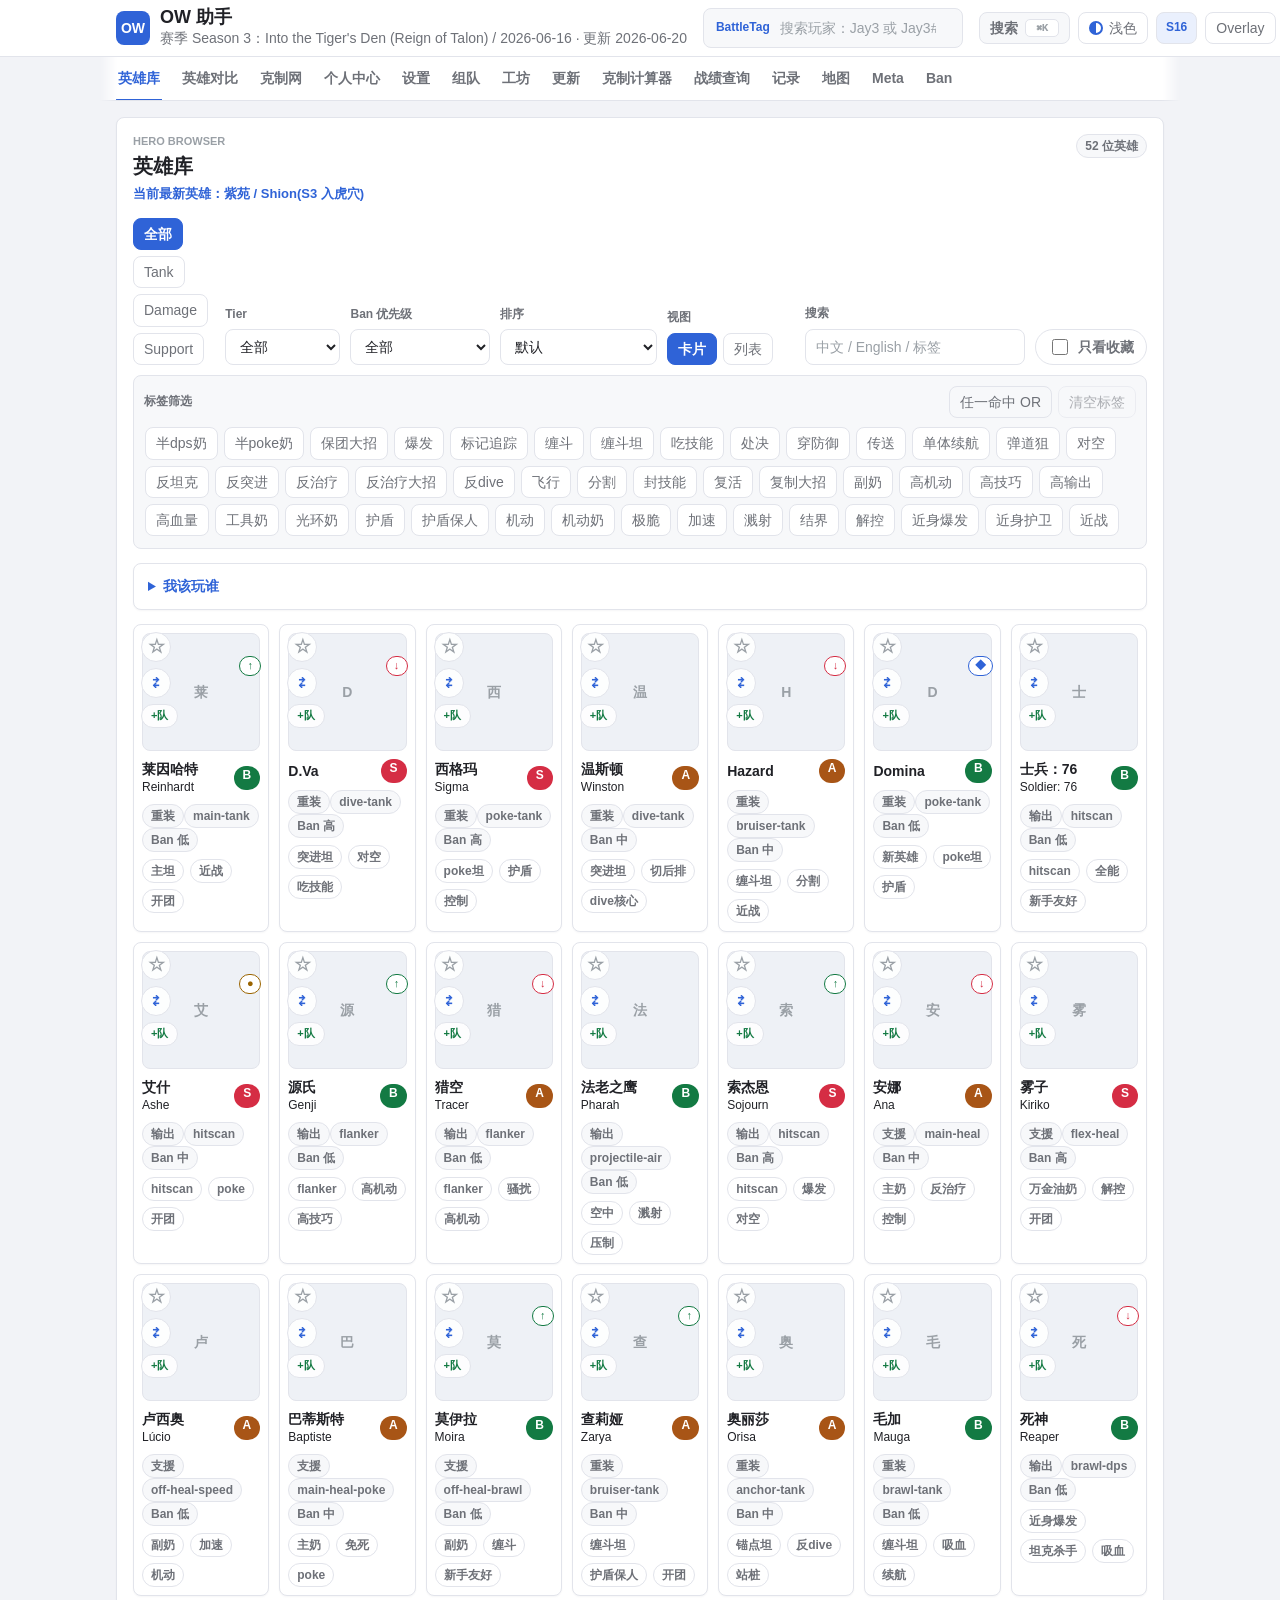
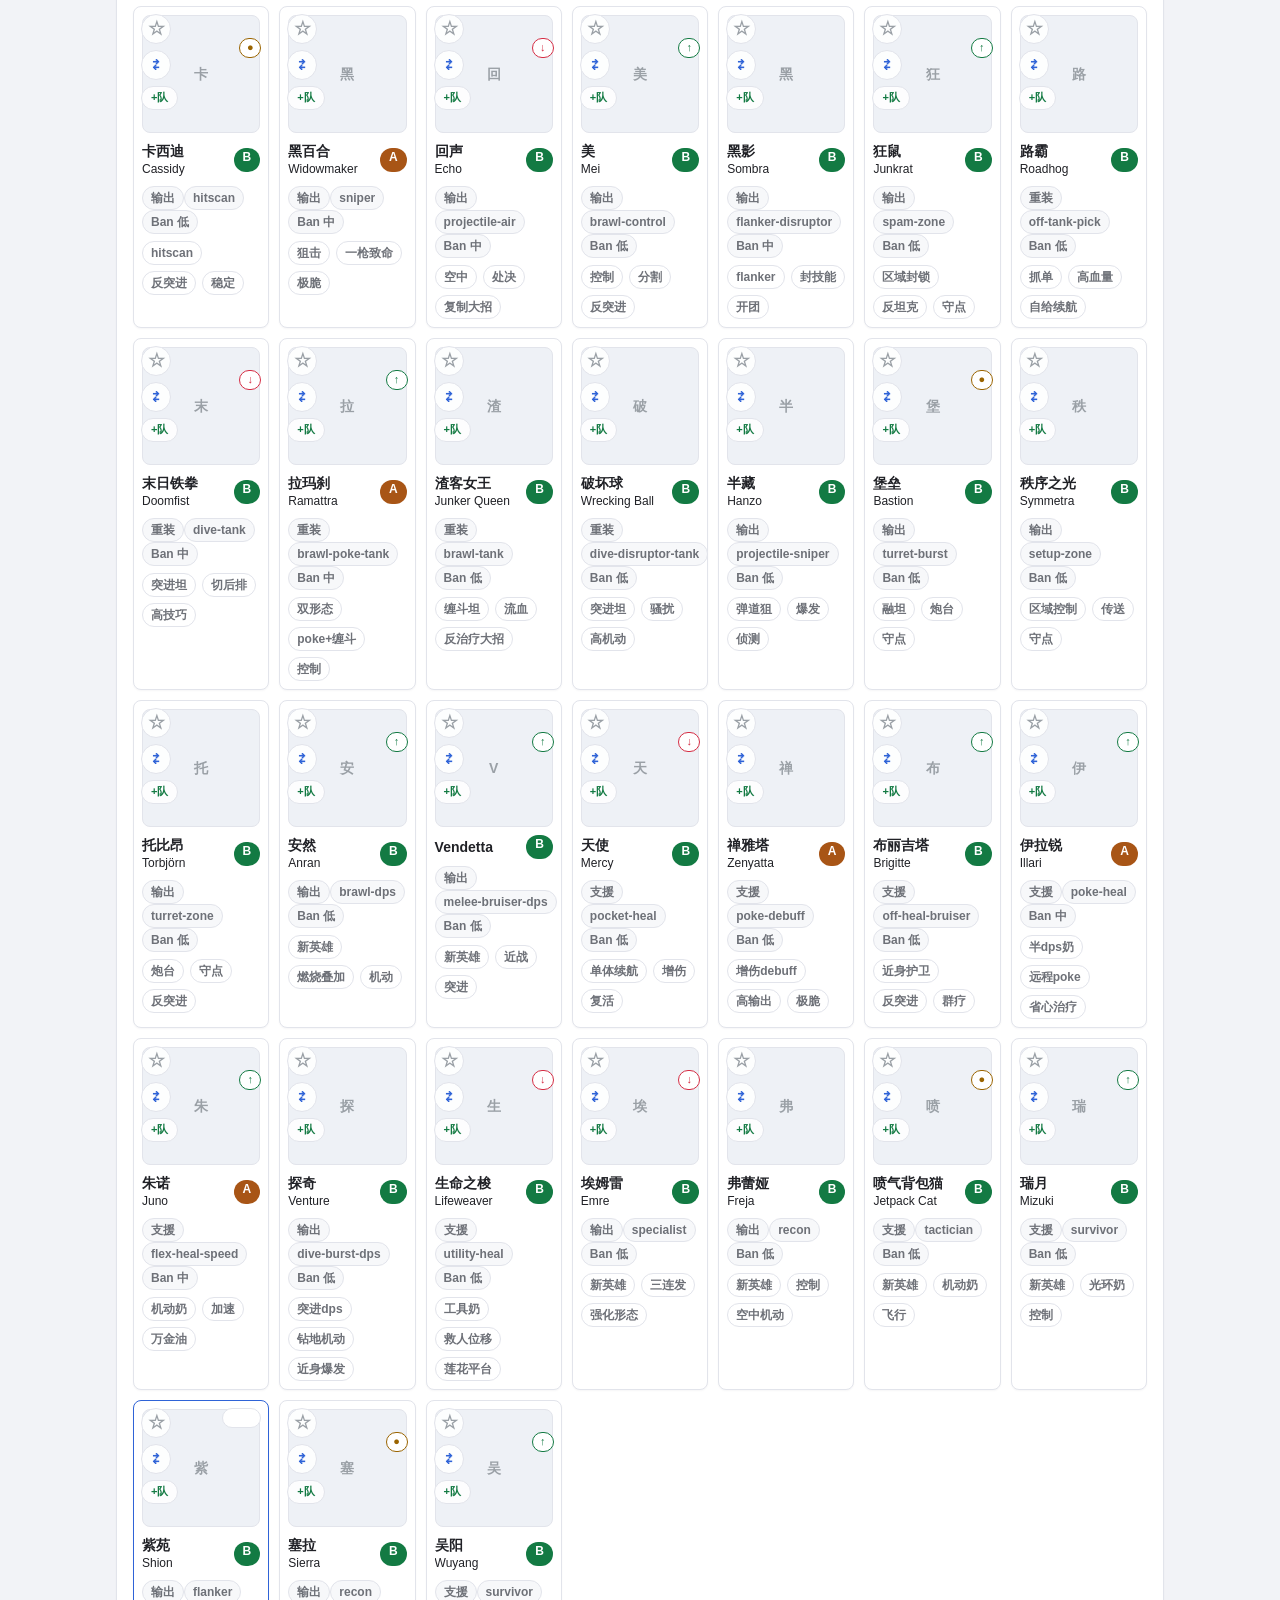
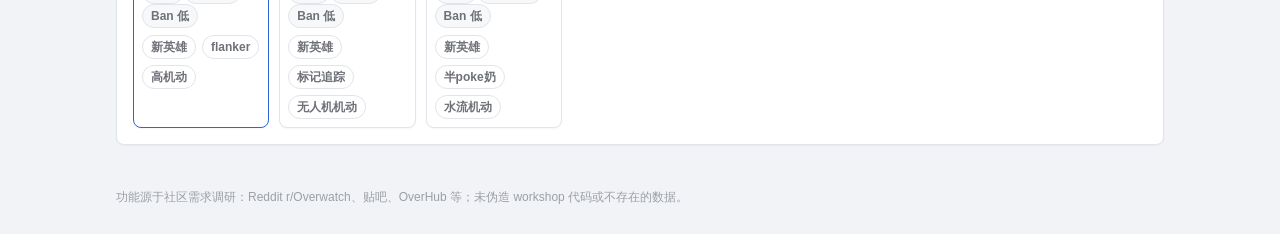
<file: index.html>
<!doctype html>
<html lang="zh-CN" data-theme="light">
  <head>
    <meta charset="utf-8">
    <meta name="viewport" content="width=device-width, initial-scale=1">
    <meta name="theme-color" content="#5383E8" media="(prefers-color-scheme: light)">
    <meta name="theme-color" content="#15171C" media="(prefers-color-scheme: dark)">
    <title>守望先锋助手</title>
    <link rel="icon" href="./icons/icon-192.png" sizes="192x192" type="image/png">
    <link rel="apple-touch-icon" href="./icons/icon-192.png">
    <script>
      (() => {
        try {
          const theme = window.localStorage.getItem("ow-theme") || "light";
          document.documentElement.dataset.theme = theme === "dark" ? "dark" : "light";
        } catch {
          document.documentElement.dataset.theme = "light";
        }
      })();
    </script>
    <script>
      (() => {
        if (window.location.protocol === "file:") return;
        const manifest = document.createElement("link");
        manifest.rel = "manifest";
        manifest.href = "./manifest.webmanifest";
        document.head.append(manifest);
      })();
    </script>
    <link rel="stylesheet" href="./src/styles.css">
    <script defer src="./src/theme.js"></script>
  </head>
  <body>
    <a class="skip-link" href="#main" data-i18n="skipMain">跳到主内容</a>
    <header class="topbar">
      <div class="topbar-inner">
        <div class="brand">
          <div class="brand-mark" aria-hidden="true">OW</div>
          <div>
            <h1 data-i18n="brandTitle">OW 助手</h1>
            <p id="dataMeta" data-i18n="loadingHeroes">读取英雄数据中...</p>
          </div>
        </div>
        <label class="top-search" aria-label="BattleTag 战绩搜索" data-i18n-aria-label="battleTagSearch">
          <span>BattleTag</span>
          <input id="playerSearchInput" type="search" placeholder="搜索玩家：Jay3 或 Jay3#1234" autocomplete="off" data-i18n-placeholder="playerSearchPlaceholder">
        </label>
        <div class="top-actions">
          <button class="cmd-open" type="button" id="cmdOpen" aria-label="打开命令面板" aria-keyshortcuts="Control+K Meta+K" data-i18n-aria-label="openCommand">
            <span data-i18n="search">搜索</span>
            <kbd>⌘K</kbd>
          </button>
          <button class="theme-toggle" type="button" id="themeToggle" aria-label="切换深浅主题" aria-pressed="false" data-i18n-aria-label="themeToggle">
            <span class="theme-toggle-icon" aria-hidden="true"></span>
            <span class="theme-toggle-text" data-i18n="themeLight">浅色</span>
          </button>
          <span class="season-pill">S16</span>
          <a class="overlay-link" href="?overlay=1" aria-label="打开 Overlay 模式" data-i18n-aria-label="overlayMode">Overlay</a>
        </div>
      </div>
    </header>

    <nav class="view-tabs" aria-label="主导航" role="tablist" data-i18n-aria-label="mainNav">
      <button class="view-tab is-active" type="button" data-view="heroes" id="heroesTab" data-i18n="navHeroes">英雄库</button>
      <button class="view-tab" type="button" data-view="compare" id="compareTab" data-i18n="navCompare">英雄对比</button>
      <button class="view-tab" type="button" data-view="matrix" id="matrixTab" data-i18n="navMatrix">克制网</button>
      <button class="view-tab" type="button" data-view="me" id="meTab" data-i18n="navMe">个人中心</button>
      <button class="view-tab" type="button" data-view="settings" id="settingsTab" data-i18n="navSettings">设置</button>
      <button class="view-tab" type="button" data-view="team" id="teamTab" data-i18n="navTeam">组队</button>
      <button class="view-tab" type="button" data-view="workshop" id="workshopTab" data-i18n="navWorkshop">工坊</button>
      <button class="view-tab" type="button" data-view="updates" id="updatesTab" data-i18n="navUpdates">更新</button>
      <button class="view-tab" type="button" data-view="counter" id="counterTab" data-i18n="navCounter">克制计算器</button>
      <button class="view-tab" type="button" data-view="profile" id="profileTab" data-i18n="navProfile">战绩查询</button>
      <button class="view-tab" type="button" data-view="journal" id="journalTab" data-i18n="navJournal">记录</button>
      <button class="view-tab" type="button" data-view="maps" id="mapsTab" data-i18n="navMaps">地图</button>
      <button class="view-tab" type="button" data-view="meta" id="metaTab">Meta</button>
      <button class="view-tab" type="button" data-view="ban" id="banTab">Ban</button>
    </nav>

    <main class="app-shell" id="main" tabindex="-1">
      <section class="overlay-shell" id="overlayView" hidden aria-label="Overlay 精简模式" data-i18n-aria-label="overlayMode">
        <div class="overlay-head">
          <div>
            <p class="eyebrow">Overlay</p>
            <h2 data-i18n="overlayQuick">对局速查</h2>
          </div>
          <a class="ghost-link" href="./" data-i18n="fullMode">完整模式</a>
        </div>
        <div class="overlay-grid">
          <div class="overlay-counter" id="overlayCounterMount"></div>
          <div class="overlay-ban" id="overlayBan"></div>
        </div>
      </section>

      <section class="panel view is-active" id="heroesView" aria-labelledby="heroesTitle">
        <div class="section-head">
          <div>
            <p class="eyebrow">Hero Browser</p>
            <h2 id="heroesTitle" data-i18n="navHeroes">英雄库</h2>
            <p class="latest-hero-line" id="latestHeroLine" data-i18n="latestHeroLoading">当前最新英雄：读取中...</p>
          </div>
          <span class="count-pill" id="heroCount">—</span>
        </div>

        <div class="toolbar" aria-label="英雄筛选" data-i18n-aria-label="heroFilter">
          <div class="segmented" id="roleTabs" role="tablist" aria-label="职业筛选" data-i18n-aria-label="roleFilter">
            <button class="is-active" type="button" data-role="all" data-i18n="all">全部</button>
            <button type="button" data-role="tank">Tank</button>
            <button type="button" data-role="damage">Damage</button>
            <button type="button" data-role="support">Support</button>
          </div>
          <label class="field">
            <span>Tier</span>
            <select id="tierFilter">
              <option value="all" data-i18n="all">全部</option>
              <option value="S">S</option>
              <option value="A">A</option>
              <option value="B">B</option>
              <option value="C">C</option>
            </select>
          </label>
          <label class="field">
            <span data-i18n="banPriority">Ban 优先级</span>
            <select id="banFilter">
              <option value="all" data-i18n="all">全部</option>
              <option value="high">high</option>
              <option value="medium">medium</option>
              <option value="low">low</option>
            </select>
          </label>
          <label class="field">
            <span data-i18n="sort">排序</span>
            <select id="heroSortFilter">
              <option value="default" data-i18n="sortDefault">默认</option>
              <option value="tier" data-i18n="sortTier">Tier 高→低</option>
              <option value="diff-asc" data-i18n="sortDifficultyAsc">难度 低→高</option>
              <option value="diff-desc" data-i18n="sortDifficultyDesc">难度 高→低</option>
              <option value="hp-desc" data-i18n="sortHpDesc">总有效生命 高→低</option>
              <option value="name" data-i18n="sortName">名称 A→Z</option>
            </select>
          </label>
          <div class="field hero-view-field">
            <span data-i18n="view">视图</span>
            <div class="segmented hero-view-toggle" id="heroViewToggle" role="group" aria-label="英雄库视图模式" data-i18n-aria-label="heroViewMode">
              <button class="is-active" type="button" data-hero-view="grid" aria-pressed="true" data-i18n="grid">卡片</button>
              <button type="button" data-hero-view="list" aria-pressed="false" data-i18n="list">列表</button>
            </div>
          </div>
          <label class="field field-grow">
            <span data-i18n="search">搜索</span>
            <input id="searchInput" type="search" placeholder="中文 / English / 标签" data-i18n-placeholder="heroSearchPlaceholder">
          </label>
          <label class="favorite-filter">
            <input id="favoriteOnlyToggle" type="checkbox">
            <span data-i18n="favoriteOnly">只看收藏</span>
          </label>
        </div>

        <div class="tag-filter-panel" aria-labelledby="heroTagFilterLabel">
          <div class="tag-filter-head">
            <span id="heroTagFilterLabel" data-i18n="tagFilter">标签筛选</span>
            <div class="tag-filter-actions">
              <button class="ghost-btn tag-match-toggle" type="button" id="tagMatchToggle" aria-pressed="false" data-i18n="tagAny">任一命中 OR</button>
              <button class="ghost-btn" type="button" id="clearTagFilters" disabled data-i18n="clearTags">清空标签</button>
            </div>
          </div>
          <div class="tag-filter-list" id="heroTagFilters" role="group" aria-labelledby="heroTagFilterLabel"></div>
        </div>

        <details class="advisor-panel" id="heroRecommendPanel">
          <summary data-i18n="beginnerAdvisor">我该玩谁</summary>
          <div class="recommend-controls" aria-label="新手英雄推荐器" data-i18n-aria-label="beginnerAdvisorLabel">
            <label class="field">
              <span data-i18n="role">职业</span>
              <select id="recommendRole">
                <option value="all" data-i18n="any">任意</option>
                <option value="tank" data-i18n="roleTank">重装</option>
                <option value="damage" data-i18n="roleDamage">输出</option>
                <option value="support" data-i18n="roleSupportAlt">辅助</option>
              </select>
            </label>
            <label class="field">
              <span id="recommendDifficultyLabel">上手难度 ≤2</span>
              <input id="recommendDifficulty" type="range" min="1" max="5" value="2">
            </label>
            <label class="field">
              <span data-i18n="styleTag">风格标签</span>
              <select id="recommendTag">
                <option value="all" data-i18n="unlimited">不限</option>
              </select>
            </label>
          </div>
          <div class="recommend-results" id="recommendResults" aria-live="polite"></div>
        </details>

        <div class="hero-grid" id="heroGrid" aria-live="polite" aria-busy="false"></div>
        <p class="empty-state" id="heroEmpty" aria-live="polite" hidden data-i18n="noHeroMatch">没有符合条件的英雄。</p>
      </section>

      <section class="panel view" id="compareView" aria-labelledby="compareTitle">
        <div class="section-head">
          <div>
            <p class="eyebrow">Hero Compare</p>
            <h2 id="compareTitle" data-i18n="navCompare">英雄对比</h2>
          </div>
          <span class="count-pill" id="compareCount">0 / 4</span>
        </div>
        <div class="compare-content" id="compareContent" aria-live="polite"></div>
      </section>

      <section class="panel view" id="matrixView" aria-labelledby="matrixTitle">
        <div class="section-head">
          <div>
            <p class="eyebrow">Counter Matrix</p>
            <h2 id="matrixTitle" data-i18n="navMatrix">克制网</h2>
          </div>
          <span class="count-pill" id="matrixCount">—</span>
        </div>
        <div class="toolbar matrix-toolbar" aria-label="克制网筛选" data-i18n-aria-label="heroFilter">
          <div class="field matrix-role-field">
            <span data-i18n="role">职业</span>
            <div class="segmented" id="matrixRoleTabs" role="group" aria-label="克制网职业筛选" data-i18n-aria-label="roleFilter">
              <button class="is-active" type="button" data-matrix-role="all" aria-pressed="true" data-i18n="all">全部</button>
              <button type="button" data-matrix-role="tank" aria-pressed="false" data-i18n="shortTank">坦</button>
              <button type="button" data-matrix-role="damage" aria-pressed="false" data-i18n="roleDamage">输出</button>
              <button type="button" data-matrix-role="support" aria-pressed="false" data-i18n="shortSupport">辅</button>
            </div>
          </div>
          <label class="field field-grow">
            <span data-i18n="search">搜索</span>
            <input id="matrixSearchInput" type="search" placeholder="英雄中文 / English / id" data-i18n-placeholder="heroSearchPlaceholder">
          </label>
        </div>
        <div class="matrix-content" id="matrixContent" aria-live="polite"></div>
      </section>

      <section class="panel view" id="teamView" aria-labelledby="teamTitle">
        <div class="section-head">
          <div>
            <p class="eyebrow">Team Builder</p>
            <h2 id="teamTitle" data-i18n="teamTitle">组队 · 阵容分析</h2>
          </div>
          <span class="count-pill" id="teamCount">0 / 5</span>
        </div>
        <div class="team-content" id="teamContent" aria-live="polite"></div>
      </section>

      <section class="panel view" id="meView" aria-labelledby="meTitle">
        <div class="section-head">
          <div>
            <p class="eyebrow">Profile</p>
            <h2 id="meTitle" data-i18n="navMe">个人中心</h2>
          </div>
        </div>
        <div class="me-content" id="meContent" aria-live="polite"></div>
      </section>

      <section class="panel view" id="settingsView" aria-labelledby="settingsTitle">
        <div class="section-head">
          <div>
            <p class="eyebrow">Settings</p>
            <h2 id="settingsTitle" data-i18n="navSettings">设置</h2>
          </div>
          <span class="count-pill" data-i18n="settingsSubtitle">偏好与关于</span>
        </div>
        <div class="settings-content" id="settingsContent" aria-live="polite"></div>
      </section>

      <section class="panel view" id="workshopView" aria-labelledby="workshopTitle">
        <div class="section-head">
          <div>
            <p class="eyebrow">Workshop</p>
            <h2 id="workshopTitle" data-i18n="workshopTitle">工坊代码</h2>
          </div>
        </div>
        <div class="workshop-content" id="workshopContent" aria-live="polite"></div>
      </section>

      <section class="panel view" id="updatesView" aria-labelledby="updatesTitle">
        <div class="section-head">
          <div>
            <p class="eyebrow">Updates</p>
            <h2 id="updatesTitle" data-i18n="navUpdates">更新</h2>
          </div>
          <span class="count-pill" data-i18n="updatesSubtitle">2026 英雄与补丁</span>
        </div>

        <section class="updates-section" aria-labelledby="timelineTitle">
          <div class="subsection-head">
            <h3 id="timelineTitle" data-i18n="timelineTitle">英雄时间线</h3>
            <span class="badge">2026 新英雄</span>
          </div>
          <div class="timeline-grid" id="updatesTimeline" aria-live="polite"></div>
        </section>

        <section class="updates-section" aria-labelledby="patchLogTitle">
          <div class="subsection-head">
            <h3 id="patchLogTitle" data-i18n="patchLogTitle">补丁日志</h3>
          </div>
          <div class="toolbar patch-toolbar" aria-label="补丁筛选" data-i18n-aria-label="heroFilter">
            <label class="field">
              <span data-i18n="role">职业</span>
              <select id="patchRoleFilter">
                <option value="all" data-i18n="all">全部</option>
                <option value="tank" data-i18n="roleTank">重装</option>
                <option value="damage" data-i18n="roleDamage">输出</option>
                <option value="support" data-i18n="roleSupport">支援</option>
              </select>
            </label>
            <label class="field">
              <span data-i18n="type">类型</span>
              <select id="patchTypeFilter">
                <option value="all" data-i18n="all">全部</option>
              </select>
            </label>
            <label class="field field-grow">
              <span data-i18n="search">搜索</span>
              <input id="patchSearchInput" type="search" placeholder="英雄名 / 改动文本" data-i18n-placeholder="patchSearchPlaceholder">
            </label>
          </div>
          <div class="patch-list" id="patchList" aria-live="polite"></div>
          <p class="empty-state" id="patchEmpty" aria-live="polite" hidden>暂无补丁日志。</p>
        </section>
      </section>

      <section class="panel view" id="counterView" aria-labelledby="counterTitle">
        <div class="section-head">
          <div>
            <p class="eyebrow">Counter Calculator</p>
            <h2 id="counterTitle" data-i18n="navCounter">克制计算器</h2>
          </div>
          <span class="count-pill" data-i18n="counterSubtitle">1-5 个敌方英雄</span>
        </div>
        <div class="counter-layout">
          <div class="counter-picker">
            <label class="field">
              <span data-i18n="enemyInputLabel">输入敌方阵容</span>
              <input id="enemyInput" type="text" placeholder="例：D.Va, 法老之鹰, ana" data-i18n-placeholder="enemyInputPlaceholder">
            </label>
            <label class="field">
              <span data-i18n="currentHero">我当前英雄</span>
              <select id="currentHeroSelect">
                <option value="" data-i18n="selectCurrentHero">先选一个本方英雄</option>
              </select>
            </label>
            <div class="mini-actions">
              <button class="primary-btn" type="button" id="runCounter" data-i18n="calculateRecommendation">计算推荐</button>
              <button class="ghost-btn" type="button" id="clearCounter" data-i18n="clear">清空</button>
            </div>
            <div class="selected-list" id="selectedEnemies" aria-live="polite"></div>
            <div class="chip-grid" id="enemyChips" aria-label="选择敌方英雄" data-i18n-aria-label="chooseEnemyHeroes"></div>
          </div>
          <div class="counter-results" id="counterResults" aria-live="polite"></div>
        </div>
      </section>

      <section class="panel view" id="profileView" aria-labelledby="profileTitle">
        <div class="section-head">
          <div>
            <p class="eyebrow">Player Search</p>
            <h2 id="profileTitle" data-i18n="navProfile">战绩查询</h2>
          </div>
          <span class="count-pill" id="profileStatus">OverFast API</span>
        </div>
        <div class="profile-search-grid">
          <div class="field">
            <span data-i18n="platform">平台</span>
            <div class="segmented" id="platformTabs" aria-label="平台切换" data-i18n-aria-label="platform">
              <button class="is-active" type="button" data-platform="pc">PC</button>
              <button type="button" data-platform="console" data-i18n="console">主机</button>
            </div>
          </div>
        </div>
        <div class="recent-row" id="recentPlayers"></div>
        <div class="api-state" id="playerSearchState" aria-live="polite"></div>
        <div class="player-results" id="playerResults" aria-live="polite"></div>
        <div class="player-profile" id="playerProfile" aria-live="polite"></div>
      </section>

      <section class="panel view" id="journalView" aria-labelledby="journalTitle">
        <div class="section-head">
          <div>
            <p class="eyebrow">Session Journal</p>
            <h2 id="journalTitle" data-i18n="journalTitle">对局记录</h2>
          </div>
          <span class="count-pill" id="journalCount">—</span>
        </div>

        <form class="journal-form" id="journalForm">
          <fieldset class="journal-result-field">
            <legend data-i18n="matchResult">本局结果</legend>
            <div class="segmented journal-result" id="journalResultGroup" aria-label="选择本局结果" data-i18n-aria-label="matchResult">
              <button class="is-active" type="button" data-journal-result="win" aria-pressed="true" data-i18n="win">胜</button>
              <button type="button" data-journal-result="loss" aria-pressed="false" data-i18n="loss">负</button>
              <button type="button" data-journal-result="draw" aria-pressed="false" data-i18n="draw">平</button>
            </div>
          </fieldset>
          <label class="field">
            <span data-i18n="allyHero">我方英雄</span>
            <select id="journalHeroSelect" required>
              <option value="" data-i18n="selectHero">选择英雄</option>
            </select>
          </label>
          <label class="field">
            <span data-i18n="map">地图</span>
            <select id="journalMapSelect" required>
              <option value="" data-i18n="selectMap">选择地图</option>
            </select>
          </label>
          <label class="field">
            <span data-i18n="enemyNote">敌方阵容备注</span>
            <input id="journalEnemyNote" type="text" maxlength="120" placeholder="例：双飞 / 黑影绕后" data-i18n-placeholder="enemyNotePlaceholder">
          </label>
          <label class="field field-grow">
            <span data-i18n="note">备注</span>
            <textarea id="journalNote" rows="2" maxlength="240" placeholder="心情、失误点、队伍节奏" data-i18n-placeholder="notePlaceholder"></textarea>
          </label>
          <div class="journal-actions">
            <button class="primary-btn" type="submit" id="saveJournal" data-i18n="saveGame">保存本局</button>
            <button class="ghost-btn" type="button" id="clearJournal" data-i18n="clearAll">清空全部</button>
          </div>
        </form>
        <div class="journal-tools" aria-label="记录导入导出与分享">
          <button class="ghost-btn" type="button" id="exportJournal" data-i18n="exportJson">导出 JSON</button>
          <button class="ghost-btn" type="button" id="importJournal" data-i18n="importJson">导入 JSON</button>
          <label class="favorite-filter journal-replace-toggle">
            <input id="replaceJournalToggle" type="checkbox">
            <span data-i18n="replaceAll">替换全部</span>
          </label>
          <button class="primary-btn" type="button" id="shareJournal" data-i18n="shareImage">生成分享图</button>
          <input class="sr-only" id="journalImportFile" type="file" accept=".json,application/json" aria-label="选择要导入的记录 JSON 文件" data-i18n-aria-label="journalImportFileLabel">
          <canvas class="share-canvas" id="journalShareCanvas" width="1080" height="1350" aria-hidden="true"></canvas>
        </div>
        <p class="api-state" id="journalStatus" aria-live="polite"></p>

        <div class="journal-summary" id="journalSummary" aria-live="polite"></div>

        <div class="journal-tables">
          <section class="journal-block" aria-labelledby="journalHeroStatsTitle">
            <div class="subsection-head">
              <h3 id="journalHeroStatsTitle" data-i18n="heroTrend">按英雄趋势</h3>
            </div>
            <div class="stats-table-wrap" id="journalHeroTable"></div>
          </section>
          <section class="journal-block" aria-labelledby="journalMapStatsTitle">
            <div class="subsection-head">
              <h3 id="journalMapStatsTitle" data-i18n="mapTrend">按地图趋势</h3>
            </div>
            <div class="stats-table-wrap" id="journalMapTable"></div>
          </section>
        </div>

        <section class="journal-block" aria-labelledby="journalListTitle">
          <div class="subsection-head">
            <h3 id="journalListTitle" data-i18n="recentRecords">最近记录</h3>
            <span class="badge" data-i18n="drawExcluded">平局不计入胜率分母</span>
          </div>
          <div class="journal-list" id="journalList"></div>
          <p class="empty-state" id="journalEmpty" aria-live="polite" hidden data-i18n="firstJournal">记录你的第一局，长期看胜率趋势。</p>
        </section>
      </section>

      <section class="panel view" id="mapsView" aria-labelledby="mapsTitle">
        <div class="section-head">
          <div>
            <p class="eyebrow">Maps</p>
            <h2 id="mapsTitle" data-i18n="navMaps">地图</h2>
          </div>
          <span class="count-pill" id="mapCount">—</span>
        </div>
        <div class="toolbar maps-toolbar">
          <div class="segmented" id="mapModeTabs" aria-label="地图模式筛选">
            <button class="is-active" type="button" data-mode="all" data-i18n="all">全部</button>
          </div>
        </div>
        <div class="api-state" id="mapsState" aria-live="polite"></div>
        <div class="maps-grid" id="mapsGrid"></div>
        <div class="map-detail" id="mapDetail" aria-live="polite"></div>
      </section>

      <section class="panel view" id="metaView" aria-labelledby="metaTitle">
        <div class="section-head">
          <div>
            <p class="eyebrow">Meta Dashboard</p>
            <h2 id="metaTitle" data-i18n="metaTitle">Meta 仪表盘</h2>
          </div>
          <span class="count-pill" data-i18n="localMetaSubtitle">本地英雄数据聚合</span>
        </div>
        <div class="meta-layout">
          <div id="metaSeasonNote"></div>
          <div id="metaStrongList"></div>
          <div id="tierGrid"></div>
          <div id="banBoard"></div>
          <div id="rolePassives"></div>
        </div>
      </section>

      <section class="panel view" id="banView" aria-labelledby="banTitle">
        <div class="section-head">
          <div>
            <p class="eyebrow">Ban Assistant</p>
            <h2 id="banTitle" data-i18n="banTitle">当前建议 Ban 名单</h2>
          </div>
          <span class="count-pill" id="banCount">—</span>
        </div>
        <div class="ban-list" id="banList"></div>
      </section>
    </main>

    <aside class="compare-tray" id="compareTray" aria-label="英雄对比盘" hidden data-i18n-aria-label="navCompare"></aside>

    <footer class="site-footer">
      <p data-i18n="footer">功能源于社区需求调研：Reddit r/Overwatch、贴吧、OverHub 等；未伪造 workshop 代码或不存在的数据。</p>
    </footer>

    <aside class="cmd-palette" id="cmdPalette" hidden aria-hidden="true">
      <div class="cmd-scrim" data-cmd-close></div>
      <div class="cmd-dialog" id="cmdDialog" role="dialog" aria-modal="true" aria-label="命令面板" tabindex="-1" data-i18n-aria-label="commandPanel">
        <div class="cmd-head">
          <label class="cmd-search" for="cmdInput">
            <span class="sr-only" data-i18n="commandSearch">搜索命令</span>
            <input id="cmdInput" type="search" placeholder="搜索英雄、视图或 BattleTag" autocomplete="off" role="combobox" aria-controls="cmdResults" aria-expanded="true" aria-autocomplete="list" data-i18n-placeholder="commandPlaceholder">
          </label>
          <button class="icon-btn cmd-close" type="button" id="cmdClose" aria-label="关闭命令面板" data-i18n-aria-label="closeCommand">×</button>
        </div>
        <div class="cmd-results" id="cmdResults" role="listbox" aria-label="命令结果" data-i18n-aria-label="commandResults"></div>
        <p class="cmd-empty empty-state" id="cmdEmpty" hidden data-i18n="commandEmpty">没有匹配的命令。</p>
      </div>
    </aside>

    <aside class="drawer" id="detailDrawer" aria-hidden="true" aria-label="英雄详情" data-i18n-aria-label="heroDetail">
      <div class="drawer-scrim" id="drawerScrim"></div>
      <div class="drawer-panel" id="detailDialog" role="dialog" aria-modal="true" aria-labelledby="detailTitle" tabindex="-1">
        <button class="icon-btn close-btn" type="button" id="closeDrawer" aria-label="关闭详情" data-i18n-aria-label="closeDetail">×</button>
        <div id="detailContent"></div>
      </div>
    </aside>

    <script>
      (() => {
        if (window.location.protocol === "file:") {
          const dataMeta = document.getElementById("dataMeta");
          const heroEmpty = document.getElementById("heroEmpty");
          if (dataMeta) dataMeta.textContent = "请使用 http.server 从项目根目录打开。";
          if (heroEmpty) {
            heroEmpty.hidden = false;
            heroEmpty.textContent = "file:// 下已跳过应用脚本与 Service Worker 注册。";
          }
          return;
        }
        ["./src/app.js", "./src/pwa.js"].forEach((src) => {
          const script = document.createElement("script");
          script.type = "module";
          script.src = src;
          document.body.append(script);
        });
      })();
    </script>
  </body>
</html>
</file>
<file: src/styles.css>
:root {
  color-scheme: light;
  --bg: #F2F3F7;
  --surface: #FFFFFF;
  --surface-2: #F7F8FA;
  --surface-3: #EEF1F6;
  --border: #E2E4EB;
  --text: #202126;
  --text-2: #6E7178;
  --text-3: #9AA0A6;
  --primary: #2F63D7;
  --primary-weak: #EAF0FD;
  --win: #275DCE;
  --loss: #D52D44;
  --good: #137A43;
  --warn: #9A6400;
  --tier-s: #D52D44;
  --tier-a: #A85516;
  --tier-b: #137A43;
  --tier-c: #666C75;
  --tank: #A85516;
  --damage: #D52D44;
  --support: #137A43;
  --shadow: 0 1px 2px rgba(15, 23, 42, .04);
  --shadow-hover: 0 8px 24px rgba(15, 23, 42, .08);
  --focus: 0 0 0 3px rgba(83, 131, 232, .18);
  --overlay: rgba(17, 24, 39, .48);
  --radius: 8px;
}

[data-theme="dark"] {
  color-scheme: dark;
  --bg: #15171C;
  --surface: #1E2026;
  --surface-2: #24262D;
  --surface-3: #2A2D35;
  --border: #2E313A;
  --text: #E6E8EC;
  --text-2: #9CA1AC;
  --text-3: #737987;
  --primary: #78A5FF;
  --primary-weak: #26344F;
  --win: #6F9BFF;
  --loss: #FF6678;
  --good: #52D989;
  --warn: #EAB647;
  --tier-s: #F05C6E;
  --tier-a: #F0AE6A;
  --tier-b: #52D989;
  --tier-c: #AEB6C3;
  --tank: #F0AE6A;
  --damage: #F05C6E;
  --support: #52D989;
  --shadow: 0 1px 2px rgba(0, 0, 0, .24);
  --shadow-hover: 0 10px 28px rgba(0, 0, 0, .28);
  --focus: 0 0 0 3px rgba(91, 141, 239, .24);
  --overlay: rgba(0, 0, 0, .62);
}

* {
  box-sizing: border-box;
}

html {
  min-width: 320px;
  overflow-x: hidden;
  background: var(--bg);
}

body {
  margin: 0;
  min-width: 320px;
  overflow-x: hidden;
  background: var(--bg);
  color: var(--text);
  font-family: -apple-system, "Segoe UI", "Microsoft YaHei", Roboto, sans-serif;
  font-size: 14px;
  line-height: 1.45;
  text-rendering: optimizeLegibility;
}

button,
input,
select,
textarea {
  font: inherit;
}

button {
  color: inherit;
}

button,
select,
input,
textarea {
  min-width: 0;
}

button:focus-visible,
input:focus-visible,
select:focus-visible,
textarea:focus-visible,
a:focus-visible,
summary:focus-visible,
[tabindex]:focus-visible {
  outline: 2px solid var(--primary);
  outline-offset: 2px;
  box-shadow: var(--focus);
}

h1,
h2,
h3,
h4,
p,
dl,
dd {
  margin: 0;
}

img {
  display: block;
  max-width: 100%;
}

[hidden] {
  display: none !important;
}

.sr-only {
  position: absolute !important;
  width: 1px;
  height: 1px;
  margin: -1px;
  overflow: hidden;
  clip: rect(0, 0, 0, 0);
  white-space: nowrap;
  border: 0;
  padding: 0;
}

.skip-link {
  position: fixed;
  top: 10px;
  left: 10px;
  z-index: 100;
  transform: translateY(-140%);
  border: 2px solid var(--primary);
  border-radius: var(--radius);
  padding: 9px 12px;
  background: var(--surface);
  color: var(--primary);
  font-weight: 900;
  text-decoration: none;
}

.skip-link:focus,
.skip-link:focus-visible {
  transform: translateY(0);
}

.pwa-update-toast {
  position: fixed;
  right: 16px;
  bottom: 16px;
  z-index: 80;
  max-width: calc(100vw - 32px);
  border: 1px solid var(--primary);
  border-radius: var(--radius);
  padding: 10px 14px;
  background: var(--primary);
  color: var(--surface);
  font-weight: 800;
  box-shadow: var(--shadow-hover);
  cursor: pointer;
}

.pwa-update-toast:disabled {
  cursor: progress;
  opacity: .72;
}

.topbar {
  position: sticky;
  top: 0;
  z-index: 20;
  border-bottom: 1px solid var(--border);
  background: var(--surface);
}

.topbar-inner,
.view-tabs,
.app-shell,
.site-footer {
  width: min(1080px, 100%);
  margin: 0 auto;
  padding-inline: 16px;
}

.topbar-inner {
  display: grid;
  grid-template-columns: auto minmax(260px, 1fr) auto;
  gap: 16px;
  align-items: center;
  min-height: 56px;
}

.brand {
  display: flex;
  align-items: center;
  gap: 10px;
  min-width: max-content;
}

.brand-mark {
  display: grid;
  width: 34px;
  height: 34px;
  place-items: center;
  border-radius: var(--radius);
  background: var(--primary);
  color: var(--surface);
  font-weight: 900;
  letter-spacing: 0;
}

.brand h1 {
  color: var(--text);
  font-size: 18px;
  font-weight: 800;
  line-height: 1.1;
}

.brand p,
.hero-meta,
.tag-row,
.kv-grid dt,
.list-block h4,
.link-group h4,
.result-row span,
.ban-item span,
.map-card-body > span,
.mini-hero-row span,
.role-tip span,
.profile-head p,
.player-result span,
.recent-row > span,
.patch-head p,
.patch-headline,
.recommend-reason,
.swap-note,
.empty-state {
  color: var(--text-2);
}

.top-search {
  display: grid;
  grid-template-columns: auto minmax(0, 1fr);
  align-items: center;
  gap: 10px;
  min-width: 0;
  height: 40px;
  border: 1px solid var(--border);
  border-radius: var(--radius);
  padding: 0 12px;
  background: var(--surface-2);
}

.top-search span {
  color: var(--primary);
  font-size: 12px;
  font-weight: 800;
}

.top-search input {
  width: 100%;
  height: 38px;
  border: 0;
  padding: 0;
  background: transparent;
  color: var(--text);
  outline: none;
}

.top-search input::placeholder {
  color: var(--text-3);
}

.top-actions {
  display: flex;
  align-items: center;
  justify-content: flex-end;
  gap: 8px;
}

.theme-toggle,
.cmd-open,
.overlay-link,
.ghost-link,
.season-pill {
  display: inline-flex;
  align-items: center;
  justify-content: center;
  min-height: 32px;
  border: 1px solid var(--border);
  border-radius: var(--radius);
  background: var(--surface);
  color: var(--text-2);
  text-decoration: none;
  white-space: nowrap;
}

.theme-toggle,
.cmd-open,
.overlay-link,
.ghost-link {
  padding: 0 10px;
  cursor: pointer;
}

.theme-toggle:hover,
.cmd-open:hover,
.overlay-link:hover,
.ghost-link:hover {
  border-color: var(--primary);
  color: var(--primary);
}

.cmd-open {
  gap: 7px;
  background: var(--surface-2);
  font-weight: 800;
}

.cmd-open kbd {
  min-width: 34px;
  border: 1px solid var(--border);
  border-radius: 5px;
  padding: 1px 5px;
  background: var(--surface);
  color: var(--text-3);
  font: 700 11px/1.3 ui-monospace, SFMono-Regular, Menlo, Consolas, monospace;
}

.theme-toggle-icon {
  width: 14px;
  height: 14px;
  margin-right: 6px;
  border: 2px solid var(--primary);
  border-radius: 999px;
  background: linear-gradient(90deg, var(--primary) 50%, transparent 50%);
}

.season-pill {
  padding: 0 9px;
  background: var(--primary-weak);
  color: var(--primary);
  font-size: 12px;
  font-weight: 800;
}

.view-tabs {
  position: sticky;
  top: 57px;
  z-index: 19;
  display: flex;
  gap: 18px;
  min-height: 44px;
  border-bottom: 1px solid var(--border);
  background: var(--surface);
  overflow-x: auto;
  overflow-y: hidden;
  scroll-padding-inline: 16px;
  scrollbar-width: none;
  -webkit-mask-image: linear-gradient(90deg, transparent 0, #000 18px, #000 calc(100% - 18px), transparent 100%);
  mask-image: linear-gradient(90deg, transparent 0, #000 18px, #000 calc(100% - 18px), transparent 100%);
}

.view-tabs::-webkit-scrollbar {
  display: none;
}

.view-tab {
  position: relative;
  flex: 0 0 auto;
  border: 0;
  border-radius: 0;
  padding: 0 2px;
  background: transparent;
  color: var(--text-2);
  font-size: 14px;
  font-weight: 700;
  cursor: pointer;
  scroll-margin-inline: 24px;
}

.view-tab::after {
  position: absolute;
  right: 0;
  bottom: -1px;
  left: 0;
  height: 2px;
  background: transparent;
  content: "";
}

.view-tab:hover,
.view-tab.is-active {
  color: var(--primary);
}

.view-tab.is-active::after {
  background: var(--primary);
}

.app-shell {
  padding-top: 16px;
  padding-bottom: 44px;
}

.site-footer {
  padding-bottom: 28px;
  color: var(--text-3);
  font-size: 12px;
}

.panel,
.advisor-panel,
.patch-card,
.counter-picker,
.counter-results,
.dashboard-card,
.map-detail,
.overlay-panel,
.profile-card,
.drawer-panel {
  border: 1px solid var(--border);
  border-radius: var(--radius);
  background: var(--surface);
  box-shadow: var(--shadow);
}

.view {
  display: none;
  padding: 16px;
}

.view.is-active {
  display: block;
}

.section-head,
.subsection-head,
.patch-head,
.hero-title-row,
.timeline-head,
.patch-change-head,
.ban-item,
.profile-head,
.overlay-head {
  display: flex;
  align-items: flex-start;
  justify-content: space-between;
  gap: 12px;
}

.section-head {
  margin-bottom: 14px;
}

.section-head h2,
.overlay-head h2 {
  color: var(--text);
  font-size: 20px;
  font-weight: 800;
}

.subsection-head {
  align-items: center;
  margin-bottom: 10px;
}

.subsection-head h3,
.patch-head h3,
.dashboard-card > h3,
.result-role h3,
.overlay-panel h3 {
  color: var(--text);
  font-size: 15px;
  font-weight: 800;
}

.eyebrow {
  margin-bottom: 2px;
  color: var(--text-3);
  font-size: 11px;
  font-weight: 800;
  letter-spacing: 0;
  text-transform: uppercase;
}

.latest-hero-line {
  margin-top: 4px;
  color: var(--primary);
  font-size: 13px;
  font-weight: 800;
}

.count-pill,
.badge {
  display: inline-flex;
  align-items: center;
  justify-content: center;
  min-height: 24px;
  border: 1px solid var(--border);
  border-radius: 999px;
  padding: 2px 8px;
  background: var(--surface-2);
  color: var(--text-2);
  font-size: 12px;
  font-weight: 700;
  line-height: 1;
  white-space: nowrap;
}

.toolbar,
.recommend-controls,
.profile-search-grid,
.patch-toolbar {
  display: grid;
  grid-template-columns: auto minmax(108px, 140px) minmax(132px, 166px) minmax(150px, 190px) minmax(128px, auto) minmax(220px, 1fr) auto;
  gap: 10px;
  align-items: end;
  margin-bottom: 14px;
}

.recommend-controls {
  grid-template-columns: minmax(130px, 180px) minmax(180px, 1fr) minmax(150px, 210px);
  padding: 0 12px 12px;
}

.patch-toolbar {
  grid-template-columns: minmax(128px, 160px) minmax(150px, 180px) minmax(220px, 1fr);
}

.profile-search-grid {
  grid-template-columns: minmax(180px, 240px);
}

.matrix-toolbar {
  grid-template-columns: minmax(220px, auto) minmax(220px, 1fr);
}

.field {
  display: grid;
  gap: 6px;
  min-width: 0;
}

.field span {
  color: var(--text-2);
  font-size: 12px;
  font-weight: 700;
}

.favorite-filter {
  display: inline-flex;
  align-items: center;
  justify-content: center;
  gap: 7px;
  min-width: max-content;
  min-height: 36px;
  border: 1px solid var(--border);
  border-radius: 999px;
  padding: 0 12px;
  background: var(--surface);
  color: var(--text-2);
  font-weight: 800;
  cursor: pointer;
}

.favorite-filter:hover,
.favorite-filter:has(input:focus-visible) {
  border-color: var(--primary);
  color: var(--primary);
}

.favorite-filter:has(input:checked) {
  border-color: var(--warn);
  background: color-mix(in srgb, var(--warn) 14%, var(--surface));
  color: var(--warn);
}

.favorite-filter input {
  width: 16px;
  min-height: 16px;
  accent-color: var(--warn);
}

.hero-view-field {
  min-width: max-content;
}

.hero-view-toggle {
  flex-wrap: nowrap;
}

.tag-filter-panel {
  display: grid;
  gap: 8px;
  margin: -4px 0 14px;
  border: 1px solid var(--border);
  border-radius: var(--radius);
  padding: 10px;
  background: var(--surface-2);
}

.tag-filter-head {
  display: flex;
  align-items: center;
  justify-content: space-between;
  gap: 10px;
  min-width: 0;
}

.tag-filter-head > span {
  color: var(--text-2);
  font-size: 12px;
  font-weight: 800;
}

.tag-filter-actions {
  display: flex;
  flex-wrap: wrap;
  justify-content: flex-end;
  gap: 6px;
  min-width: 0;
}

.tag-filter-list {
  display: flex;
  flex-wrap: wrap;
  gap: 6px;
  max-height: 112px;
  overflow: auto;
  padding: 1px;
}

.tag-filter-pill {
  max-width: 100%;
  white-space: nowrap;
}

.tag-match-toggle[aria-pressed="true"] {
  border-color: var(--primary);
  background: var(--primary-weak);
  color: var(--primary);
}

.tag-filter-actions .ghost-btn:disabled {
  cursor: not-allowed;
  opacity: .55;
}

input,
select,
textarea {
  width: 100%;
  min-height: 36px;
  border: 1px solid var(--border);
  border-radius: var(--radius);
  padding: 7px 10px;
  background: var(--surface);
  color: var(--text);
  outline: none;
}

input::placeholder {
  color: var(--text-3);
}

input:focus,
select:focus,
textarea:focus {
  border-color: var(--primary);
  box-shadow: var(--focus);
}

textarea {
  resize: vertical;
}

input[type="range"] {
  accent-color: var(--primary);
  padding: 0;
}

.segmented,
.mini-actions,
.selected-list,
.chip-grid,
.tag-row,
.patch-stats,
.recent-row,
.link-row,
.portrait-row,
.overlay-chips {
  display: flex;
  flex-wrap: wrap;
  gap: 6px;
}

.segmented button,
.primary-btn,
.ghost-btn,
.icon-btn,
.hero-link,
.select-chip,
.selected-chip,
.recent-chip,
.table-sort,
.portrait-btn,
.ban-mini {
  border: 1px solid var(--border);
  border-radius: var(--radius);
  background: var(--surface);
  color: var(--text-2);
  cursor: pointer;
}

.segmented button,
.primary-btn,
.ghost-btn,
.hero-link,
.select-chip,
.selected-chip,
.recent-chip,
.table-sort {
  min-height: 32px;
  padding: 5px 10px;
}

.segmented button:hover,
.ghost-btn:hover,
.hero-link:hover,
.select-chip:hover,
.selected-chip:hover,
.recent-chip:hover,
.table-sort:hover,
.ban-mini:hover,
.portrait-btn:hover,
.map-card:hover,
.player-result:hover,
.result-row:hover,
.recommend-card:hover,
.patch-change-row:hover {
  border-color: var(--primary);
  color: var(--primary);
}

/* 克制关系按关系上色：克制=绿、被克=红、协同=蓝 */
.hero-link-strong { border-color: color-mix(in srgb, var(--good) 45%, var(--border)); color: var(--good); }
.hero-link-weak { border-color: color-mix(in srgb, var(--loss) 45%, var(--border)); color: var(--loss); }
.hero-link-synergy { border-color: color-mix(in srgb, var(--primary) 45%, var(--border)); color: var(--primary); }
.hero-link-strong:hover { border-color: var(--good); color: var(--good); }
.hero-link-weak:hover { border-color: var(--loss); color: var(--loss); }
.hero-link-synergy:hover { border-color: var(--primary); color: var(--primary); }

.matrix-content,
.matrix-section,
.matrix-list,
.matrix-links {
  display: grid;
  gap: 10px;
  min-width: 0;
}

.matrix-section + .matrix-section {
  margin-top: 16px;
}

.matrix-section-head {
  display: flex;
  align-items: center;
  justify-content: space-between;
  gap: 10px;
  min-width: 0;
  border-bottom: 1px solid var(--border);
  padding-bottom: 8px;
}

.matrix-section-head h3 {
  color: var(--text);
  font-size: 15px;
  font-weight: 900;
}

.matrix-card {
  display: grid;
  grid-template-columns: minmax(190px, 240px) minmax(0, 1fr);
  gap: 12px;
  min-width: 0;
  border: 1px solid var(--border);
  border-radius: var(--radius);
  padding: 10px;
  background: var(--surface-2);
}

.matrix-hero {
  display: grid;
  grid-template-columns: 48px minmax(0, 1fr);
  gap: 10px;
  align-items: center;
  min-width: 0;
  border: 0;
  padding: 0;
  background: transparent;
  color: var(--text);
  text-align: left;
  cursor: pointer;
}

.matrix-hero:hover strong {
  color: var(--primary);
}

.matrix-hero .avatar {
  width: 48px;
  height: 48px;
  aspect-ratio: auto;
}

.matrix-hero-names {
  display: grid;
  gap: 1px;
  min-width: 0;
}

.matrix-hero-names strong,
.matrix-hero-names span {
  overflow: hidden;
  text-overflow: ellipsis;
  white-space: nowrap;
}

.matrix-hero-names strong {
  font-size: 14px;
  font-weight: 900;
}

.matrix-hero-names span {
  color: var(--text-2);
  font-size: 12px;
}

.matrix-links {
  grid-template-columns: repeat(3, minmax(0, 1fr));
}

.matrix-links .link-group {
  min-width: 0;
}

.matrix-links .link-row {
  align-items: flex-start;
  min-width: 0;
}

.matrix-links .hero-link {
  max-width: 100%;
  overflow-wrap: anywhere;
  text-align: left;
}

.segmented button.is-active,
.select-chip.is-selected,
.selected-chip,
.primary-btn {
  border-color: var(--primary);
  background: var(--primary);
  color: var(--surface);
  font-weight: 800;
}

.ghost-btn {
  background: var(--surface-2);
}

.primary-btn {
  min-width: 96px;
}

.hero-grid {
  display: grid;
  grid-template-columns: repeat(auto-fill, minmax(126px, 1fr));
  gap: 10px;
  min-width: 0;
}

.hero-list-mount {
  min-width: 0;
}

.hero-list-wrap {
  width: 100%;
  overflow-x: auto;
  border: 1px solid var(--border);
  border-radius: var(--radius);
  background: var(--surface);
}

.hero-list-table {
  width: 100%;
  min-width: 760px;
  border-collapse: collapse;
}

.hero-list-table th,
.hero-list-table td {
  height: 44px;
  border-bottom: 1px solid var(--border);
  padding: 8px 10px;
  color: var(--text);
  font-variant-numeric: tabular-nums;
  white-space: nowrap;
}

.hero-list-table thead th {
  background: var(--surface-2);
  color: var(--text-2);
  font-size: 12px;
  font-weight: 900;
  text-align: left;
}

.hero-list-table thead th[aria-sort]:not([aria-sort="none"]) {
  color: var(--primary);
}

.hero-list-table tbody tr:nth-child(even) {
  background: var(--surface-2);
}

.hero-list-row {
  cursor: pointer;
}

.hero-list-row:hover,
.hero-list-row:focus-visible {
  background: var(--primary-weak);
}

.hero-list-row:focus-visible {
  outline: 2px solid var(--primary);
  outline-offset: -2px;
}

.hero-list-row.is-new-hero {
  box-shadow: inset 3px 0 0 var(--primary);
}

.hero-list-name {
  display: grid;
  grid-template-columns: 36px minmax(0, 1fr);
  align-items: center;
  gap: 8px;
  min-width: 210px;
}

.hero-list-name .avatar {
  width: 36px;
  height: 36px;
}

.hero-list-names {
  display: grid;
  gap: 1px;
  min-width: 0;
}

.hero-list-names strong,
.hero-list-names span {
  overflow: hidden;
  text-overflow: ellipsis;
}

.hero-list-names span {
  color: var(--text-2);
  font-size: 12px;
}

.hero-list-number,
.hero-list-favorite {
  text-align: right;
}

.hero-list-tags {
  flex-wrap: nowrap;
}

.hero-list-sort {
  display: inline-flex;
  align-items: center;
  gap: 4px;
  border: 0;
  padding: 0;
  background: transparent;
  color: inherit;
  font-weight: inherit;
  cursor: pointer;
}

.hero-list-sort::after {
  color: var(--text-3);
  font-size: 10px;
  content: "↕";
}

th[aria-sort="ascending"] .hero-list-sort::after {
  color: var(--primary);
  content: "↑";
}

th[aria-sort="descending"] .hero-list-sort::after {
  color: var(--primary);
  content: "↓";
}

.hero-list-sort:hover {
  color: var(--primary);
}

.hero-card {
  position: relative;
  display: grid;
  align-content: start;
  gap: 8px;
  min-width: 0;
  border: 1px solid var(--border);
  border-radius: var(--radius);
  padding: 8px;
  background: var(--surface);
  color: var(--text);
  text-align: left;
  box-shadow: var(--shadow);
  cursor: pointer;
  transition: transform .14s ease, border-color .14s ease, box-shadow .14s ease;
}

.hero-card:hover {
  border-color: var(--primary);
  box-shadow: var(--shadow-hover);
  transform: translateY(-1px);
}

.hero-card:focus-visible {
  outline: 2px solid var(--primary);
  outline-offset: 3px;
  box-shadow: var(--shadow-hover);
}

.hero-card.is-new-hero {
  border-color: var(--primary);
}

.favorite-btn,
.compare-btn {
  display: inline-grid;
  place-items: center;
  width: 30px;
  height: 30px;
  border: 1px solid var(--border);
  border-radius: 999px;
  background: color-mix(in srgb, var(--surface) 88%, transparent);
  color: var(--text-3);
  font-size: 17px;
  font-weight: 900;
  line-height: 1;
  cursor: pointer;
}

.hero-card .favorite-btn,
.hero-card .compare-btn {
  position: absolute;
  left: 7px;
  z-index: 3;
}

.hero-card .favorite-btn {
  top: 7px;
}

.hero-card .compare-btn {
  top: 43px;
}

.favorite-btn:hover,
.favorite-btn[aria-pressed="true"] {
  border-color: var(--warn);
  background: color-mix(in srgb, var(--warn) 15%, var(--surface));
  color: var(--warn);
}

.compare-btn {
  color: var(--primary);
  font-size: 15px;
}

.compare-btn:hover,
.compare-btn.is-active {
  border-color: var(--primary);
  background: var(--primary);
  color: var(--surface);
}

.compare-btn:focus-visible {
  outline: 2px solid var(--primary);
  outline-offset: 2px;
  box-shadow: var(--focus);
}

/* 组队按钮（卡片左侧第三个，做成小药丸容纳「+队」） */
.team-btn {
  display: inline-grid;
  place-items: center;
  height: 24px;
  padding: 0 9px;
  border: 1px solid var(--border);
  border-radius: 999px;
  background: color-mix(in srgb, var(--surface) 88%, transparent);
  color: var(--good);
  font-size: 11px;
  font-weight: 800;
  line-height: 1;
  cursor: pointer;
}

.hero-card .team-btn {
  position: absolute;
  left: 7px;
  top: 79px;
  z-index: 3;
}

.team-btn:hover,
.team-btn.is-active {
  border-color: var(--good);
  background: var(--good);
  color: #fff;
}

.team-btn:focus-visible {
  outline: 2px solid var(--good);
  outline-offset: 2px;
  box-shadow: var(--focus);
}

.detail-team {
  width: auto;
  padding: 0 10px;
  height: 30px;
}

/* 组队视图 */
.team-slots {
  display: grid;
  grid-template-columns: repeat(5, minmax(0, 1fr));
  gap: 8px;
  margin-bottom: 14px;
}

.team-slot {
  display: grid;
  justify-items: center;
  gap: 6px;
  min-height: 96px;
  align-content: center;
  border: 1px dashed var(--border);
  border-radius: var(--radius);
  padding: 10px 6px;
  background: var(--surface-2);
  position: relative;
}

.team-slot.is-filled {
  border-style: solid;
  background: var(--surface);
}

.team-slot-name {
  display: grid;
  justify-items: center;
  gap: 1px;
  min-width: 0;
  text-align: center;
}

.team-slot-name strong { font-size: 13px; }
.team-slot-name span { color: var(--text-2); font-size: 11px; }

.team-slot .icon-btn {
  position: absolute;
  top: 4px;
  right: 4px;
}

.team-slot-empty { color: var(--text-3); font-size: 12px; }

.team-analysis {
  display: grid;
  grid-template-columns: repeat(2, minmax(0, 1fr));
  gap: 12px;
}

.team-card {
  border: 1px solid var(--border);
  border-radius: var(--radius);
  padding: 12px 14px;
  background: var(--surface);
}

.team-card h3 { margin: 0 0 8px; font-size: 14px; }
.team-card p { margin: 6px 0 0; color: var(--text-2); font-size: 13px; }

.tag.ok { border-color: var(--good); color: var(--good); }
.tag.warn { border-color: var(--warn); color: var(--warn); }

.team-threats {
  display: grid;
  gap: 6px;
  margin-bottom: 10px;
}

.team-threat-row {
  display: grid;
  grid-template-columns: 36px minmax(0, 1fr);
  gap: 10px;
  align-items: center;
  border: 1px solid var(--border);
  border-radius: var(--radius);
  padding: 6px 8px;
  background: var(--surface-2);
  text-align: left;
  cursor: pointer;
}

.team-threat-row:hover { border-color: var(--primary); }
.team-threat-row .avatar { width: 36px; height: 36px; }
.team-threat-row strong { display: block; font-size: 13px; }
.team-threat-row span { color: var(--text-2); font-size: 12px; }

.team-advice {
  margin-top: 12px;
  border-left: 3px solid var(--primary);
  padding: 8px 12px;
  background: var(--primary-weak);
  border-radius: 0 var(--radius) var(--radius) 0;
}

.team-advice p { margin: 2px 0; font-size: 13px; }

.team-message { color: var(--warn); font-size: 13px; margin: 0 0 10px; }
.team-tools { margin-top: 12px; }
.team-empty { margin-top: 12px; }

@media (max-width: 768px) {
  .team-analysis { grid-template-columns: 1fr; }
  .team-slots { grid-template-columns: repeat(3, minmax(0, 1fr)); }
}

@media (max-width: 375px) {
  .team-slots { grid-template-columns: repeat(2, minmax(0, 1fr)); }
}

.detail-favorite {
  flex: 0 0 auto;
}

.detail-compare {
  flex: 0 0 auto;
}

.avatar {
  position: relative;
  display: grid;
  width: 100%;
  aspect-ratio: 1;
  place-items: center;
  overflow: hidden;
  border: 1px solid var(--border);
  border-radius: var(--radius);
  background: var(--surface-3);
  color: var(--text-3);
  font-weight: 900;
}

.avatar span {
  z-index: 0;
}

.avatar img {
  position: absolute;
  inset: 0;
  width: 100%;
  height: 100%;
  object-fit: cover;
}

.hero-card-body {
  display: grid;
  gap: 7px;
  min-width: 0;
}

.hero-title-row {
  align-items: center;
  gap: 6px;
}

.hero-title-row strong,
.stat-hero span,
.mini-hero-row strong,
.player-result strong {
  color: var(--text);
  font-weight: 800;
}

.hero-title-row span,
.mini-hero-row span,
.player-result span {
  display: block;
  min-width: 0;
  overflow: hidden;
  font-size: 12px;
  text-overflow: ellipsis;
  white-space: nowrap;
}

.hero-meta,
.tag-row {
  min-width: 0;
}

.tag {
  background: var(--surface);
}

.tier-badge {
  min-width: 26px;
  border-color: transparent;
  color: var(--surface);
  font-weight: 900;
}

.tier-badge:not(:empty) {
  background: var(--tier-c);
}

.tier-badge:is([class]) {
  text-transform: uppercase;
}

.hero-title-row .tier-badge,
.ban-rank .tier-badge {
  background: var(--tier-c);
}

.hero-title-row .tier-badge:first-letter,
.ban-rank .tier-badge:first-letter {
  color: var(--surface);
}

.hero-card:has(.tier-badge),
.recommend-card:has(.tier-badge) {
  --unused: var(--tier-c);
}

.badge.tier-badge {
  background: var(--tier-c);
}

.badge.tier-badge:not(:empty) {
  color: var(--surface);
}

.badge.tier-badge {
  background: var(--tier-c);
}

.badge.tier-badge:where(:not([data-tier])) {
  background: var(--tier-c);
}

.badge.tier-badge[data-tier="S"] {
  background: var(--tier-s);
}

.badge.tier-badge[data-tier="A"] {
  background: var(--tier-a);
}

.badge.tier-badge[data-tier="B"] {
  background: var(--tier-b);
}

.badge.tier-badge[data-tier="C"] {
  background: var(--tier-c);
}

.ban-high {
  border-color: var(--loss);
  background: color-mix(in srgb, var(--loss) 12%, var(--surface));
  color: var(--loss);
}

.ban-medium {
  border-color: var(--warn);
  background: color-mix(in srgb, var(--warn) 14%, var(--surface));
  color: var(--warn);
}

.ban-low {
  border-color: var(--good);
  background: color-mix(in srgb, var(--good) 12%, var(--surface));
  color: var(--good);
}

.patch-type,
.latest-badge {
  border-radius: 999px;
  background: var(--surface);
}

.type-buff,
.patch-type.type-buff,
.recent-corner.buff {
  border-color: var(--good);
  color: var(--good);
}

.type-nerf,
.patch-type.type-nerf,
.recent-corner.nerf {
  border-color: var(--loss);
  color: var(--loss);
}

.type-adjust,
.patch-type.type-adjust,
.recent-corner.adjust {
  border-color: var(--warn);
  color: var(--warn);
}

.type-rework,
.patch-type.type-rework,
.recent-corner.rework {
  border-color: var(--primary);
  color: var(--primary);
}

.latest-badge,
.new-corner {
  border-color: var(--primary);
  background: var(--primary);
  color: var(--surface);
}

.corner-badge {
  position: absolute;
  top: 7px;
  right: 7px;
  z-index: 2;
  display: inline-flex;
  align-items: center;
  justify-content: center;
  min-width: 22px;
  min-height: 20px;
  border: 1px solid var(--border);
  border-radius: 999px;
  padding: 0 6px;
  background: var(--surface);
  font-size: 11px;
  font-weight: 900;
  line-height: 1;
}

.recent-corner {
  top: 31px;
}

.advisor-panel {
  margin-bottom: 14px;
  overflow: hidden;
}

.advisor-panel summary {
  padding: 12px 14px;
  color: var(--primary);
  font-weight: 800;
  cursor: pointer;
}

.recommend-results {
  display: grid;
  grid-template-columns: repeat(auto-fill, minmax(240px, 1fr));
  gap: 10px;
  padding: 0 12px 12px;
}

.recommend-card,
.player-result,
.result-row,
.patch-change-row,
.timeline-item,
.map-card,
.ban-item {
  min-width: 0;
  border: 1px solid var(--border);
  border-radius: var(--radius);
  background: var(--surface);
  color: var(--text);
  text-align: left;
  cursor: pointer;
}

.recommend-card {
  display: grid;
  grid-template-columns: 56px minmax(0, 1fr);
  gap: 10px;
  padding: 10px;
}

.recommend-card .avatar,
.patch-change-row .avatar,
.timeline-item .avatar,
.stat-hero .avatar,
.mini-hero-row .avatar,
.portrait-btn .avatar,
.player-avatar,
.profile-avatar,
.rank-card img {
  width: 48px;
  height: 48px;
  aspect-ratio: auto;
}

.timeline-grid,
.patch-list,
.result-list,
.ban-list,
.role-tips {
  display: grid;
  gap: 10px;
}

.updates-section + .updates-section {
  margin-top: 18px;
}

.timeline-grid {
  grid-template-columns: repeat(auto-fill, minmax(246px, 1fr));
}

.timeline-item {
  position: relative;
  display: grid;
  grid-template-columns: 48px minmax(0, 1fr);
  gap: 10px;
  padding: 10px;
}

.timeline-item.is-latest {
  border-color: var(--primary);
  background: var(--primary-weak);
}

.timeline-body,
.patch-change-body,
.map-card-body,
.detail-section,
.stack,
.counter-groups,
.swap-options,
.map-reco,
.ban-column,
.role-tip {
  display: grid;
  gap: 7px;
}

.patch-card {
  padding: 14px;
}

.patch-card + .patch-card {
  margin-top: 10px;
}

.patch-head {
  align-items: center;
  margin-bottom: 8px;
}

.patch-extras,
.patch-change-list {
  margin-top: 10px;
}

.patch-change-list {
  display: grid;
  gap: 8px;
}

.patch-change-row {
  display: grid;
  grid-template-columns: 48px minmax(0, 1fr);
  gap: 10px;
  padding: 9px;
}

.counter-layout {
  display: grid;
  grid-template-columns: minmax(260px, .9fr) minmax(300px, 1.1fr);
  gap: 12px;
}

.counter-picker,
.counter-results {
  min-width: 0;
  padding: 14px;
}

.selected-list,
.chip-grid {
  margin-top: 10px;
}

.chip-grid {
  max-height: 260px;
  overflow: auto;
  padding-right: 2px;
}

.result-role + .result-role {
  margin-top: 14px;
}

.result-row {
  display: flex;
  align-items: center;
  justify-content: space-between;
  gap: 12px;
  padding: 10px;
}

.result-row b {
  color: var(--primary);
  font-variant-numeric: tabular-nums;
  font-size: 18px;
  font-weight: 900;
}

.swap-advisor {
  display: grid;
  gap: 8px;
  margin-bottom: 14px;
  border: 1px solid var(--primary);
  border-radius: var(--radius);
  padding: 12px;
  background: var(--primary-weak);
}

.enemy-comp {
  display: grid;
  gap: 8px;
  margin-bottom: 14px;
  border: 1px solid var(--border);
  border-radius: var(--radius);
  padding: 12px;
  background: var(--surface-2);
}

.enemy-comp h3 { margin: 0; font-size: 14px; }
.enemy-comp p { margin: 0; color: var(--text-2); font-size: 13px; }

/* 工坊代码 */
.workshop-content { display: grid; gap: 12px; }
.workshop-steps { margin: 4px 0 0; padding-left: 20px; color: var(--text-2); font-size: 13px; }
.workshop-steps li { margin: 2px 0; }
.workshop-disclaimer {
  display: grid; gap: 8px; justify-items: start;
  border: 1px solid color-mix(in srgb, var(--warn) 45%, var(--border));
  border-radius: var(--radius); padding: 10px 12px;
  background: color-mix(in srgb, var(--warn) 10%, var(--surface));
}
.workshop-disclaimer p { margin: 0; color: var(--text); font-size: 13px; }
.workshop-codes { display: grid; gap: 8px; }
.workshop-code-row {
  display: grid; grid-template-columns: auto minmax(0, 1fr); gap: 12px; align-items: center;
  border: 1px solid var(--border); border-radius: var(--radius); padding: 8px 10px; background: var(--surface-2);
}
.workshop-code {
  font-family: ui-monospace, SFMono-Regular, Menlo, monospace; font-weight: 800; font-size: 15px;
  letter-spacing: 1px; color: var(--primary);
  border: 1px solid var(--primary); border-radius: var(--radius); padding: 6px 12px;
  background: var(--surface); cursor: pointer; white-space: nowrap;
}
.workshop-code:hover { background: var(--primary); color: #fff; }
.workshop-code-info { display: grid; gap: 1px; min-width: 0; }
.workshop-code-info strong { font-size: 13px; }
.workshop-code-info span { color: var(--text-2); font-size: 12px; }
.workshop-code-info small { color: var(--text-3); font-size: 11px; }
.workshop-msg { color: var(--good); font-size: 13px; margin: 0; }

.counter-why {
  margin: 0 0 10px; padding: 8px 10px; font-size: 13px; line-height: 1.5;
  color: var(--text); background: var(--surface-2);
  border-left: 3px solid var(--primary); border-radius: 0 var(--radius) var(--radius) 0;
}
.counter-why strong { color: var(--primary); }

/* 个人中心 */
.me-content { display: grid; gap: 12px; }
.me-head { display: grid; grid-template-columns: 56px minmax(0,1fr); gap: 12px; align-items: center; margin-bottom: 10px; }
.me-head .avatar { width: 56px; height: 56px; }
.me-head strong { display: block; font-size: 16px; }
.me-head span { color: var(--text-2); font-size: 12px; }
.me-form { display: grid; grid-template-columns: repeat(2, minmax(0,1fr)); gap: 10px; }
.me-bt-row { display: grid; grid-template-columns: minmax(0,1fr) auto; gap: 6px; }
.me-stats { display: grid; grid-template-columns: repeat(4, minmax(0,1fr)); gap: 8px; }
.me-stat {
  display: grid; gap: 2px; justify-items: start; text-align: left;
  border: 1px solid var(--border); border-radius: var(--radius); padding: 10px 12px;
  background: var(--surface-2); cursor: pointer;
}
.me-stat:hover { border-color: var(--primary); }
.me-stat strong { font-size: 18px; font-variant-numeric: tabular-nums; }
.me-stat span { color: var(--text-2); font-size: 12px; }
.me-actions { display: flex; flex-wrap: wrap; gap: 8px; margin-top: 8px; }

@media (max-width: 768px) {
  .me-form { grid-template-columns: 1fr; }
  .me-stats { grid-template-columns: repeat(2, minmax(0,1fr)); }
}

.settings-content {
  display: grid;
  gap: 12px;
  min-width: 0;
}

.settings-grid {
  display: grid;
  grid-template-columns: minmax(0, 1fr) minmax(280px, .8fr);
  gap: 12px;
  min-width: 0;
}

.settings-card {
  display: grid;
  gap: 12px;
  min-width: 0;
  border: 1px solid var(--border);
  border-radius: var(--radius);
  padding: 12px;
  background: var(--surface-2);
}

.settings-card h3 {
  font-size: 15px;
  font-weight: 900;
}

.settings-fieldset {
  display: grid;
  gap: 7px;
  min-width: 0;
  border: 1px solid var(--border);
  border-radius: var(--radius);
  margin: 0;
  padding: 10px;
  background: var(--surface);
}

.settings-fieldset legend {
  padding: 0 4px;
  color: var(--text);
  font-weight: 800;
}

.settings-fieldset p,
.settings-about p,
.settings-about-head span,
.settings-update-status,
.settings-feedback {
  color: var(--text-2);
}

.settings-segmented {
  min-width: 0;
}

.settings-segmented button {
  min-width: 86px;
}

.settings-about-head {
  display: grid;
  gap: 2px;
  min-width: 0;
}

.settings-about-head strong {
  font-size: 18px;
  font-weight: 900;
}

.settings-github {
  justify-self: start;
  min-height: 36px;
}

.settings-update-row {
  display: grid;
  grid-template-columns: auto minmax(0, 1fr);
  align-items: center;
  gap: 10px;
  min-width: 0;
}

.settings-update-row .primary-btn:disabled {
  cursor: progress;
  opacity: .7;
}

.settings-update-status,
.settings-feedback {
  min-height: 0;
  margin: 0;
  padding: 0;
  background: transparent;
}

@media (max-width: 820px) {
  .settings-grid {
    grid-template-columns: 1fr;
  }
}

.swap-advisor h3,
.swap-options h4 {
  color: var(--primary);
  font-size: 14px;
}

.ban-item {
  align-items: center;
  padding: 12px;
}

.ban-rank {
  display: flex;
  flex-wrap: wrap;
  justify-content: flex-end;
  gap: 6px;
}

.profile-search-grid {
  margin-bottom: 10px;
}

.recent-row {
  align-items: center;
  min-height: 30px;
  margin-bottom: 8px;
}

.api-state,
.empty-state {
  display: flex;
  align-items: center;
  justify-content: center;
  gap: 8px;
  min-height: 44px;
  border-radius: var(--radius);
  color: var(--text-3);
  text-align: center;
}

.api-state.error {
  color: var(--loss);
}

.api-state.empty {
  color: var(--text-3);
}

.spinner {
  width: 16px;
  height: 16px;
  border: 2px solid var(--border);
  border-top-color: var(--primary);
  border-radius: 999px;
  animation: spin .8s linear infinite;
}

@keyframes spin {
  to {
    transform: rotate(360deg);
  }
}

.player-results {
  display: grid;
  grid-template-columns: repeat(auto-fill, minmax(210px, 1fr));
  gap: 10px;
  margin-bottom: 12px;
}

.player-result {
  display: grid;
  grid-template-columns: 44px minmax(0, 1fr);
  gap: 10px;
  align-items: center;
  padding: 9px;
}

.player-avatar,
.profile-avatar {
  display: grid;
  place-items: center;
  overflow: hidden;
  border: 1px solid var(--border);
  border-radius: var(--radius);
  background: var(--surface-3);
}

.player-avatar {
  width: 44px;
  height: 44px;
}

.profile-avatar {
  width: 70px;
  height: 70px;
}

.player-avatar img,
.profile-avatar img,
.rank-card img,
.map-shot img {
  width: 100%;
  height: 100%;
  object-fit: cover;
}

.profile-card {
  overflow: hidden;
  padding: 16px;
  background-color: var(--surface);
  background-position: center;
  background-size: cover;
}

.journal-form {
  display: grid;
  grid-template-columns: minmax(150px, .7fr) minmax(180px, 1fr) minmax(180px, 1fr);
  gap: 10px;
  align-items: end;
  margin-bottom: 10px;
  border: 1px solid var(--border);
  border-radius: var(--radius);
  padding: 12px;
  background: var(--surface-2);
}

.journal-result-field {
  min-width: 0;
  margin: 0;
  border: 0;
  padding: 0;
}

.journal-result-field legend {
  margin-bottom: 6px;
  color: var(--text-2);
  font-size: 12px;
  font-weight: 700;
}

.journal-form .field-grow {
  grid-column: span 2;
}

.journal-actions {
  display: flex;
  flex-wrap: wrap;
  gap: 8px;
}

.journal-tools {
  display: flex;
  flex-wrap: wrap;
  gap: 8px;
  align-items: center;
  margin-bottom: 8px;
}

.journal-tools button:disabled {
  cursor: not-allowed;
  opacity: .55;
}

.journal-replace-toggle {
  min-height: 32px;
  border-radius: var(--radius);
}

.share-canvas {
  position: fixed;
  left: -9999px;
  top: -9999px;
  width: 1080px;
  height: 1350px;
  pointer-events: none;
}

.journal-summary,
.journal-tables {
  display: grid;
  gap: 10px;
}

.journal-summary {
  grid-template-columns: repeat(5, minmax(0, 1fr));
  margin-top: 12px;
}

.journal-tables {
  grid-template-columns: repeat(2, minmax(0, 1fr));
  margin-top: 16px;
}

.journal-block {
  min-width: 0;
}

.journal-block + .journal-block,
.journal-tables + .journal-block {
  margin-top: 16px;
}

.journal-metric small {
  color: var(--text-3);
  font-size: 12px;
}

.journal-trend {
  display: flex;
  flex-wrap: wrap;
  gap: 5px;
}

.trend-dot {
  display: inline-grid;
  width: 24px;
  height: 24px;
  place-items: center;
  border-radius: 6px;
  color: var(--surface);
  font-size: 11px;
  font-weight: 900;
  font-variant-numeric: tabular-nums;
}

.journal-result-badge.result-win {
  border-color: var(--win);
  background: color-mix(in srgb, var(--win) 12%, var(--surface));
  color: var(--win);
}

.trend-dot.result-win {
  background: var(--win);
  color: var(--surface);
}

.journal-result-badge.result-loss {
  border-color: var(--loss);
  background: color-mix(in srgb, var(--loss) 12%, var(--surface));
  color: var(--loss);
}

.trend-dot.result-loss {
  background: var(--loss);
  color: var(--surface);
}

.journal-result-badge.result-draw {
  border-color: var(--text-3);
  background: var(--surface-3);
  color: var(--text-2);
}

.trend-dot.result-draw {
  background: var(--text-3);
  color: var(--surface);
}

.journal-table {
  min-width: 520px;
}

.journal-list {
  display: grid;
  gap: 8px;
}

.journal-entry {
  display: grid;
  grid-template-columns: minmax(0, 1fr) 28px;
  gap: 10px;
  align-items: start;
  min-width: 0;
  border: 1px solid var(--border);
  border-left-width: 4px;
  border-radius: var(--radius);
  padding: 10px;
  background: var(--surface);
}

.journal-entry.result-win {
  border-left-color: var(--win);
}

.journal-entry.result-loss {
  border-left-color: var(--loss);
}

.journal-entry.result-draw {
  border-left-color: var(--text-3);
}

.journal-entry-body {
  display: grid;
  gap: 7px;
  min-width: 0;
}

.journal-entry-body p {
  min-width: 0;
  overflow-wrap: anywhere;
  color: var(--text-2);
}

.journal-entry-title {
  display: flex;
  flex-wrap: wrap;
  gap: 8px;
  align-items: center;
}

.journal-entry-hero {
  grid-template-columns: 30px minmax(0, auto);
}

.journal-entry-hero .avatar {
  width: 30px;
  height: 30px;
}

.journal-delete {
  width: 28px;
  height: 28px;
}

.profile-head {
  align-items: center;
  justify-content: flex-start;
  margin-bottom: 14px;
}

.profile-head h3 {
  font-size: 22px;
  font-weight: 900;
}

.rank-grid,
.overview-grid,
.performance-cards {
  display: grid;
  grid-template-columns: repeat(3, minmax(0, 1fr));
  gap: 10px;
}

.overview-grid,
.performance-cards,
.stats-table-wrap {
  margin-top: 12px;
}

.rank-card,
.metric,
.performance-card {
  display: grid;
  gap: 5px;
  min-width: 0;
  border: 1px solid var(--border);
  border-radius: var(--radius);
  padding: 12px;
  background: var(--surface);
  color: var(--text);
}

.rank-card {
  position: relative;
  min-height: 92px;
  border-top: 3px solid var(--primary);
}

.rank-card img {
  position: absolute;
  right: 10px;
  bottom: 10px;
  width: 42px;
  height: 42px;
}

.rank-card span,
.metric span,
.performance-card span {
  color: var(--text-2);
  font-size: 12px;
  font-weight: 700;
}

.rank-card strong,
.metric strong {
  font-size: 18px;
  font-weight: 900;
  font-variant-numeric: tabular-nums;
}

.performance-cards {
  grid-template-columns: repeat(4, minmax(0, 1fr));
}

.performance-card {
  min-height: 132px;
  border: 0;
  background-color: var(--surface-3);
  background-position: center;
  background-size: cover;
  color: var(--surface);
  text-align: left;
  cursor: pointer;
}

.performance-card strong {
  font-size: 28px;
  font-weight: 900;
  font-variant-numeric: tabular-nums;
}

.performance-card b,
.performance-card p,
.performance-card span {
  color: var(--surface);
  text-shadow: 0 1px 2px var(--overlay);
}

.stats-table-wrap {
  width: 100%;
  overflow-x: auto;
  border: 1px solid var(--border);
  border-radius: var(--radius);
  background: var(--surface);
}

.stats-table {
  width: 100%;
  min-width: 680px;
  border-collapse: collapse;
}

.stats-table th,
.stats-table td {
  height: 40px;
  border-bottom: 1px solid var(--border);
  padding: 8px 10px;
  font-variant-numeric: tabular-nums;
  white-space: nowrap;
}

.stats-table th {
  background: var(--surface-2);
  color: var(--text-2);
  font-size: 12px;
  font-weight: 800;
  text-align: left;
}

.stats-table th:not(:first-child),
.stats-table td:not(:first-child) {
  text-align: right;
}

.stats-table tbody tr:nth-child(even) {
  background: var(--surface-2);
}

.stats-table tbody tr:hover {
  background: var(--primary-weak);
}

.stats-table .good,
.stats-table .bad {
  position: relative;
  font-weight: 900;
}

.stats-table .good {
  color: var(--win);
}

.stats-table .bad {
  color: var(--loss);
}

.stats-table .good::after,
.stats-table .bad::after {
  display: block;
  width: 100%;
  height: 3px;
  margin-top: 3px;
  border-radius: 999px;
  background: currentColor;
  opacity: .45;
  content: "";
}

.compare-tray {
  position: sticky;
  bottom: 12px;
  z-index: 18;
  width: min(1080px, calc(100% - 32px));
  margin: 14px auto 0;
  border: 1px solid color-mix(in srgb, var(--primary) 45%, var(--border));
  border-radius: var(--radius);
  background: color-mix(in srgb, var(--surface) 94%, var(--primary));
  box-shadow: var(--shadow-hover);
}

.compare-tray-inner {
  display: grid;
  grid-template-columns: minmax(120px, .6fr) minmax(0, 1fr) auto;
  gap: 10px;
  align-items: center;
  padding: 10px;
}

.compare-tray-summary {
  display: grid;
  gap: 2px;
  min-width: 0;
}

.compare-tray-summary strong {
  font-weight: 900;
}

.compare-tray-summary span,
.compare-message {
  color: var(--loss);
  font-size: 12px;
  font-weight: 800;
}

.compare-tray-heroes,
.compare-tray-actions {
  display: flex;
  flex-wrap: wrap;
  gap: 6px;
  min-width: 0;
}

.compare-tray-actions {
  justify-content: flex-end;
}

.compare-chip {
  display: inline-grid;
  grid-template-columns: 28px minmax(0, auto) 24px;
  gap: 6px;
  align-items: center;
  max-width: 150px;
  border: 1px solid var(--border);
  border-radius: 999px;
  padding: 3px;
  background: var(--surface);
}

.compare-chip .avatar {
  width: 28px;
  height: 28px;
  aspect-ratio: auto;
  border-radius: 999px;
}

.compare-chip span {
  overflow: hidden;
  font-size: 12px;
  font-weight: 800;
  text-overflow: ellipsis;
  white-space: nowrap;
}

.icon-btn {
  display: inline-grid;
  width: 24px;
  height: 24px;
  place-items: center;
  padding: 0;
  border-radius: 999px;
  font-weight: 900;
  line-height: 1;
}

.compare-content {
  display: grid;
  gap: 10px;
}

.compare-empty {
  display: grid;
  gap: 4px;
}

.compare-empty strong {
  color: var(--text);
}

.compare-table-wrap {
  width: 100%;
  overflow-x: auto;
  border: 1px solid var(--border);
  border-radius: var(--radius);
  background: var(--surface);
}

.compare-table {
  width: 100%;
  min-width: 760px;
  border-collapse: collapse;
}

.compare-table th,
.compare-table td {
  min-width: 132px;
  border-bottom: 1px solid var(--border);
  border-left: 1px solid var(--border);
  padding: 9px 10px;
  vertical-align: middle;
  font-variant-numeric: tabular-nums;
}

.compare-table th:first-child,
.compare-table td:first-child {
  border-left: 0;
}

.compare-table thead th {
  background: var(--surface-2);
}

.compare-table tbody th {
  position: sticky;
  left: 0;
  z-index: 1;
  min-width: 116px;
  background: var(--surface-2);
  color: var(--text-2);
  font-size: 12px;
  font-weight: 900;
  text-align: left;
}

.compare-table td {
  color: var(--text);
}

.compare-table tbody tr:nth-child(even) td {
  background: var(--surface-2);
}

.compare-table .is-best {
  background: var(--primary-weak) !important;
  color: var(--primary);
  font-weight: 900;
}

.compare-hero-head {
  display: grid;
  gap: 6px;
  width: 100%;
  min-width: 0;
  border: 0;
  padding: 0;
  background: transparent;
  color: var(--text);
  text-align: left;
  cursor: pointer;
}

.compare-hero-head .avatar {
  width: 54px;
  height: 54px;
  aspect-ratio: auto;
}

.compare-hero-head span {
  overflow: hidden;
  font-weight: 900;
  text-overflow: ellipsis;
  white-space: nowrap;
}

.compare-table thead th {
  position: relative;
}

.compare-table thead .icon-btn {
  position: absolute;
  top: 8px;
  right: 8px;
}

.stat-hero {
  display: inline-grid;
  grid-template-columns: 34px auto;
  gap: 8px;
  align-items: center;
  border: 0;
  padding: 0;
  background: transparent;
  color: var(--text);
  cursor: pointer;
}

.stat-hero .avatar,
.mini-hero-row .avatar,
.portrait-btn .avatar {
  width: 34px;
  height: 34px;
}

.good {
  color: var(--win);
  font-weight: 800;
}

.bad {
  color: var(--loss);
  font-weight: 800;
}

.maps-toolbar {
  grid-template-columns: 1fr;
}

.maps-grid {
  display: grid;
  grid-template-columns: repeat(auto-fill, minmax(210px, 1fr));
  gap: 10px;
}

.map-card {
  overflow: hidden;
  padding: 0;
}

.map-shot {
  aspect-ratio: 16 / 9;
  background: var(--surface-3);
}

.map-card-body {
  padding: 10px;
}

.map-meta-tag {
  border-color: var(--primary);
  color: var(--primary);
}

.map-detail {
  margin-top: 12px;
  padding: 14px;
}

.map-reco-grid,
.meta-layout {
  display: grid;
  gap: 12px;
}

.meta-layout > * {
  min-width: 0;
}

.map-reco-grid {
  grid-template-columns: repeat(2, minmax(0, 1fr));
}

.map-meta-detail {
  display: grid;
  gap: 12px;
}

.map-picks h4,
.map-reco h4,
.ban-column h4,
.tier-cell h4,
.tier-unranked h4 {
  color: var(--text);
  font-size: 13px;
  font-weight: 800;
}

.meta-season-note {
  display: grid;
  gap: 4px;
  min-width: 0;
  border: 1px solid color-mix(in srgb, var(--primary) 35%, var(--border));
  border-radius: var(--radius);
  padding: 12px 14px;
  background: color-mix(in srgb, var(--primary) 8%, var(--surface));
  color: var(--text-2);
  overflow-wrap: anywhere;
}

.meta-season-note strong {
  color: var(--text);
  font-size: 15px;
}

.meta-strong-card {
  overflow-x: visible;
}

.meta-strong-head,
.meta-strong-role-head {
  display: flex;
  align-items: flex-start;
  justify-content: space-between;
  gap: 10px;
  min-width: 0;
}

.meta-strong-head h3 {
  margin: 0;
}

.meta-strong-head p {
  margin-top: 3px;
  color: var(--text-2);
  font-size: 13px;
}

.meta-strong-columns {
  display: grid;
  grid-template-columns: repeat(3, minmax(0, 1fr));
  gap: 10px;
  margin-top: 12px;
}

.meta-strong-role {
  min-width: 0;
  border: 1px solid var(--border);
  border-radius: var(--radius);
  padding: 10px;
  background: var(--surface-2);
}

.meta-strong-role h4 {
  color: var(--text);
  font-size: 14px;
  font-weight: 900;
}

.meta-strong-role-head span {
  color: var(--text-2);
  font-size: 12px;
}

.meta-strong-list {
  display: grid;
  gap: 8px;
  margin-top: 10px;
}

.meta-strong-item {
  display: grid;
  grid-template-columns: 22px 36px minmax(0, 1fr) auto;
  gap: 8px;
  align-items: center;
  width: 100%;
  min-width: 0;
  border: 1px solid var(--border);
  border-radius: var(--radius);
  padding: 8px;
  background: var(--surface);
  color: var(--text);
  text-align: left;
}

.meta-strong-item:hover,
.meta-strong-item:focus-visible {
  border-color: var(--primary);
  box-shadow: var(--shadow-soft);
}

.meta-strong-item .avatar {
  width: 36px;
  height: 36px;
}

.meta-strong-rank {
  color: var(--text-2);
  font-size: 12px;
  font-weight: 900;
  text-align: center;
}

.meta-strong-name {
  display: grid;
  gap: 1px;
  min-width: 0;
}

.meta-strong-name strong,
.meta-strong-name span {
  overflow: hidden;
  text-overflow: ellipsis;
  white-space: nowrap;
}

.meta-strong-name span,
.meta-strong-empty {
  color: var(--text-2);
  font-size: 12px;
}

.meta-empty {
  margin: 12px 0 0;
}

.mini-hero-row {
  display: grid;
  grid-template-columns: 34px minmax(0, 1fr);
  gap: 8px;
  align-items: center;
  min-width: 0;
  padding: 8px;
}

.dashboard-card {
  min-width: 0;
  overflow-x: auto;
  padding: 14px;
}

.dashboard-card > h3 {
  margin-bottom: 10px;
}

.meta-table {
  width: 100%;
  border-collapse: separate;
  border-spacing: 0;
}

.meta-table th,
.meta-table td {
  border-bottom: 8px solid transparent;
  padding: 0 8px 0 0;
  vertical-align: top;
}

.meta-table th {
  color: var(--text-2);
  font-size: 12px;
  font-weight: 900;
  text-align: left;
  white-space: nowrap;
}

.meta-table thead th {
  padding-bottom: 8px;
}

.meta-table tbody th {
  width: 74px;
  padding-top: 10px;
}

.tier-grid {
  display: grid;
  grid-template-columns: repeat(4, minmax(0, 1fr));
  gap: 8px;
}

.tier-cell {
  min-width: 0;
  border: 1px solid var(--border);
  border-radius: var(--radius);
  padding: 10px;
  background: var(--surface-2);
}

.portrait-row {
  margin-top: 8px;
}

.tier-unranked {
  margin-top: 10px;
  border: 1px solid var(--border);
  border-radius: var(--radius);
  padding: 10px;
  background: var(--surface-2);
}

.portrait-btn {
  padding: 0;
  overflow: hidden;
}

.portrait-btn .avatar {
  border: 0;
}

.ban-columns {
  display: grid;
  grid-template-columns: repeat(3, minmax(0, 1fr));
  gap: 10px;
}

.ban-mini {
  min-height: 34px;
  padding: 7px 9px;
  overflow-wrap: anywhere;
  text-align: left;
}

.role-tip {
  border: 1px solid var(--border);
  border-radius: var(--radius);
  padding: 10px;
  background: var(--surface-2);
}

.overlay-shell {
  width: min(760px, 100%);
  margin: 0 auto;
}

.overlay-grid {
  display: grid;
  grid-template-columns: minmax(0, 1fr) 240px;
  gap: 10px;
}

.overlay-panel {
  padding: 12px;
}

.overlay-panel h3 {
  margin-bottom: 10px;
}

.overlay-chips {
  max-height: 190px;
  overflow: auto;
}

body.is-overlay {
  background: var(--bg);
}

body.is-overlay .view-tabs,
body.is-overlay .site-footer {
  display: none;
}

body.is-overlay .app-shell {
  width: 100%;
  padding: 10px;
}

body.is-overlay .overlay-panel {
  box-shadow: none;
}

.cmd-palette {
  position: fixed;
  inset: 0;
  z-index: 60;
  display: grid;
  place-items: start center;
  padding: min(12vh, 88px) 16px 16px;
}

.cmd-scrim {
  position: absolute;
  inset: 0;
  background: var(--overlay);
}

.cmd-dialog {
  position: relative;
  z-index: 1;
  width: min(640px, 100%);
  max-height: min(680px, calc(100vh - 32px));
  overflow: hidden;
  border: 1px solid var(--border);
  border-radius: var(--radius);
  background: var(--surface);
  box-shadow: var(--shadow-hover);
}

.cmd-head {
  display: grid;
  grid-template-columns: minmax(0, 1fr) auto;
  gap: 8px;
  align-items: center;
  border-bottom: 1px solid var(--border);
  padding: 10px;
}

.cmd-search input {
  width: 100%;
  height: 44px;
  border: 1px solid var(--border);
  border-radius: var(--radius);
  padding: 0 13px;
  background: var(--surface-2);
  color: var(--text);
  font-size: 16px;
  font-weight: 700;
}

.cmd-close {
  width: 44px;
  height: 44px;
  padding: 0;
  font-size: 24px;
}

.cmd-results {
  display: grid;
  gap: 4px;
  max-height: min(520px, calc(100vh - 160px));
  overflow-y: auto;
  padding: 8px;
}

.cmd-result {
  display: grid;
  grid-template-columns: 42px minmax(0, 1fr) auto;
  gap: 10px;
  align-items: center;
  min-height: 58px;
  width: 100%;
  border: 1px solid transparent;
  border-radius: var(--radius);
  padding: 7px 9px;
  background: transparent;
  color: var(--text);
  text-align: left;
  cursor: pointer;
}

.cmd-result:hover,
.cmd-result.is-selected {
  border-color: var(--primary);
  background: var(--primary-weak);
}

.cmd-result .avatar,
.cmd-result-icon {
  width: 42px;
  height: 42px;
}

.cmd-result-icon {
  display: grid;
  place-items: center;
  border-radius: var(--radius);
  background: var(--surface-3);
  color: var(--primary);
  font-weight: 900;
}

.cmd-result-body {
  display: grid;
  min-width: 0;
}

.cmd-result-body strong,
.cmd-result-body span {
  overflow: hidden;
  text-overflow: ellipsis;
  white-space: nowrap;
}

.cmd-result-body strong {
  font-size: 14px;
  font-weight: 900;
}

.cmd-result-body span {
  color: var(--text-2);
  font-size: 12px;
}

.cmd-result-type {
  border: 1px solid var(--border);
  border-radius: 999px;
  padding: 2px 8px;
  background: var(--surface);
  color: var(--text-2);
  font-size: 12px;
  font-weight: 800;
  white-space: nowrap;
}

.cmd-result-type-hero {
  color: var(--primary);
}

.cmd-result-type-player {
  color: var(--good);
}

.cmd-empty {
  padding: 18px;
}

.drawer {
  pointer-events: none;
  position: fixed;
  inset: 0;
  z-index: 40;
  visibility: hidden;
}

.drawer.is-open {
  pointer-events: auto;
  visibility: visible;
}

.drawer-scrim {
  position: absolute;
  inset: 0;
  background: transparent;
  transition: background .16s ease;
}

.drawer.is-open .drawer-scrim {
  background: var(--overlay);
}

.drawer-panel {
  position: absolute;
  top: 0;
  right: 0;
  width: min(520px, 100%);
  height: 100%;
  overflow-y: auto;
  padding: 18px;
  transform: translateX(100%);
  transition: transform .18s ease;
}

.drawer.is-open .drawer-panel {
  transform: translateX(0);
}

.close-btn {
  position: sticky;
  top: 0;
  z-index: 2;
  float: right;
  display: grid;
  width: 34px;
  height: 34px;
  place-items: center;
  padding: 0;
  font-size: 24px;
  line-height: 1;
}

.detail-hero-head {
  display: grid;
  grid-template-columns: 74px minmax(0, 1fr) auto;
  gap: 12px;
  align-items: center;
  margin-bottom: 14px;
  padding-right: 42px;
}

.detail-hero-head .avatar {
  width: 74px;
  height: 74px;
}

.detail-hero-head h2 {
  font-size: 24px;
  font-weight: 900;
}

.detail-hero-head p {
  color: var(--text-2);
}

.detail-head-actions {
  display: flex;
  flex-wrap: wrap;
  gap: 6px;
  justify-content: flex-end;
}

.hero-share-btn {
  border: 1px solid var(--border);
  border-radius: var(--radius);
  padding: 6px 10px;
  background: var(--surface-2);
  color: var(--text);
  font-weight: 800;
  cursor: pointer;
}

.hero-share-btn:hover {
  border-color: var(--primary);
  color: var(--primary);
}

.hero-share-status {
  min-height: 20px;
  margin: -4px 0 8px;
  color: var(--text-2);
  font-size: 13px;
}

.detail-section {
  margin-top: 10px;
  border: 1px solid var(--border);
  border-radius: var(--radius);
  padding: 12px;
  background: var(--surface-2);
}

.detail-section h3 {
  color: var(--text);
  font-size: 14px;
  font-weight: 900;
}

.kv-grid {
  display: grid;
  grid-template-columns: minmax(96px, 140px) minmax(0, 1fr);
  gap: 8px 10px;
}

.kv-grid dd {
  min-width: 0;
  overflow-wrap: anywhere;
  color: var(--text);
}

.health-block {
  display: grid;
  gap: 7px;
}

.health-label {
  color: var(--text-2);
  font-size: 12px;
}

.health-bar {
  display: flex;
  overflow: hidden;
  height: 10px;
  border-radius: 999px;
  background: var(--surface-3);
}

.health-hp {
  background: var(--good);
}

.health-armor {
  background: var(--warn);
}

.health-shield {
  background: var(--win);
}

.health-empty {
  width: 100%;
  background: var(--surface-3);
}

.list-block ul {
  display: grid;
  gap: 5px;
  margin: 0;
  padding-left: 18px;
}

.position-box {
  display: flex;
  align-items: flex-start;
  gap: 10px;
}

.depth-badge {
  flex: 0 0 auto;
  border-radius: 999px;
  padding: 4px 8px;
  background: var(--primary-weak);
  color: var(--primary);
  font-size: 12px;
  font-weight: 800;
}

@media (max-width: 920px) {
  .topbar-inner {
    grid-template-columns: 1fr;
    gap: 10px;
    padding-block: 10px;
  }

  .brand {
    min-width: 0;
  }

  .top-actions {
    justify-content: flex-start;
  }

  .view-tabs {
    top: 0;
  }

  .toolbar,
  .patch-toolbar,
  .matrix-toolbar,
  .recommend-controls,
  .counter-layout,
  .journal-form,
  .journal-tables,
  .profile-search-grid,
  .map-reco-grid,
  .overlay-grid {
    grid-template-columns: 1fr;
  }

  .journal-form .field-grow {
    grid-column: auto;
  }

  .matrix-card {
    grid-template-columns: 1fr;
  }

  .matrix-links {
    grid-template-columns: 1fr;
  }

  .rank-grid,
  .overview-grid,
  .performance-cards,
  .journal-summary,
  .meta-strong-columns,
  .tier-grid,
  .ban-columns {
    grid-template-columns: repeat(2, minmax(0, 1fr));
  }

  .compare-tray-inner {
    grid-template-columns: 1fr;
  }

  .compare-tray-actions {
    justify-content: flex-start;
  }
}

@media (max-width: 768px) {
  .topbar {
    position: static;
  }

  .view-tabs {
    position: static;
    flex-wrap: nowrap;
    gap: 14px;
    padding-top: 4px;
    padding-bottom: 0;
  }

  .view-tab {
    min-height: 40px;
    padding-inline: 4px;
  }

  .app-shell {
    padding-top: 10px;
  }

  .view {
    padding: 12px;
  }

  .section-head,
  .subsection-head,
  .patch-head,
  .ban-item,
  .profile-head,
  .overlay-head {
    align-items: stretch;
    flex-direction: column;
  }

  .hero-grid {
    grid-template-columns: repeat(auto-fill, minmax(104px, 1fr));
  }

  .theme-toggle,
  .cmd-open,
  .overlay-link,
  .ghost-link,
  .season-pill,
  .favorite-filter,
  input,
  select,
  textarea,
  .segmented button,
  .primary-btn,
  .ghost-btn,
  .hero-link,
  .select-chip,
  .selected-chip,
  .recent-chip,
  .table-sort,
  .ban-mini,
  .workshop-code,
  .hero-share-btn,
  .journal-replace-toggle {
    min-height: 40px;
  }

  .favorite-btn,
  .compare-btn,
  .team-btn,
  .icon-btn,
  .portrait-btn,
  .journal-delete {
    min-width: 40px;
    min-height: 40px;
  }

  .favorite-btn,
  .compare-btn {
    width: 40px;
    height: 40px;
  }

  .team-btn {
    height: 40px;
    padding-inline: 10px;
  }

  .hero-card .compare-btn {
    top: 51px;
  }

  .hero-card .team-btn {
    top: 95px;
  }

  .corner-badge {
    min-height: 24px;
    padding-inline: 7px;
  }

  .recent-corner {
    top: 35px;
  }

  .timeline-grid,
  .player-results,
  .recommend-results,
  .maps-grid {
    grid-template-columns: 1fr;
  }

  .hero-title-row {
    align-items: flex-start;
    flex-direction: column;
  }

  .rank-grid,
  .overview-grid,
  .performance-cards,
  .journal-summary,
  .meta-strong-columns,
  .tier-grid,
  .ban-columns {
    grid-template-columns: 1fr;
  }

  .drawer-panel {
    width: 100%;
    padding: 14px;
  }

  .detail-hero-head {
    grid-template-columns: 60px minmax(0, 1fr);
    padding-right: 40px;
  }

  .detail-hero-head .avatar {
    width: 60px;
    height: 60px;
  }

  .detail-head-actions {
    grid-column: 1 / -1;
    justify-content: flex-start;
  }

  .kv-grid {
    grid-template-columns: 1fr;
    gap: 4px;
  }

  .workshop-code-row,
  .me-bt-row,
  .settings-update-row,
  .meta-strong-item {
    grid-template-columns: 1fr;
  }

  .workshop-code,
  .settings-github {
    width: 100%;
  }

  .meta-table {
    min-width: 560px;
  }
}

@media (max-width: 375px) {
  .topbar-inner,
  .view-tabs,
  .app-shell,
  .site-footer {
    padding-inline: 10px;
  }

  .top-actions {
    display: grid;
    grid-template-columns: 1fr 1fr;
  }

  .cmd-open {
    justify-content: center;
  }

  .cmd-palette {
    padding-inline: 10px;
  }

  .cmd-result {
    grid-template-columns: 38px minmax(0, 1fr);
  }

  .cmd-result .avatar,
  .cmd-result-icon {
    width: 38px;
    height: 38px;
  }

  .cmd-result-type {
    grid-column: 2;
    justify-self: start;
  }

  .season-pill {
    display: none;
  }

  .hero-grid {
    grid-template-columns: repeat(2, minmax(0, 1fr));
  }

  .hero-card {
    padding: 51px 7px 7px;
  }

  .hero-card-body {
    gap: 6px;
  }

  .hero-title-row {
    padding-right: 34px;
  }

  .favorite-btn,
  .compare-btn,
  .team-btn {
    box-shadow: 0 1px 4px rgba(15, 23, 42, .12);
  }

  .hero-card .favorite-btn,
  .hero-card .compare-btn,
  .hero-card .team-btn {
    top: 7px;
  }

  .hero-card .compare-btn {
    left: 51px;
  }

  .hero-card .team-btn {
    left: 95px;
    max-width: calc(100% - 102px);
  }

  .compare-tray {
    bottom: 8px;
    width: calc(100% - 20px);
  }

  .compare-tray-inner {
    padding: 8px;
  }

  .compare-chip {
    max-width: 132px;
  }

  .patch-change-row,
  .timeline-item,
  .recommend-card,
  .player-result {
    grid-template-columns: 40px minmax(0, 1fr);
  }

  .patch-change-row .avatar,
  .timeline-item .avatar,
  .recommend-card .avatar,
  .player-avatar {
    width: 40px;
    height: 40px;
  }

  .result-row,
  .position-box,
  .matrix-section-head,
  .journal-actions,
  .journal-tools,
  .settings-update-row {
    align-items: stretch;
    grid-template-columns: 1fr;
    flex-direction: column;
  }

  .journal-form {
    padding: 10px;
  }

  .journal-entry {
    grid-template-columns: minmax(0, 1fr);
  }

  .journal-delete {
    justify-self: start;
  }
}
</file>
